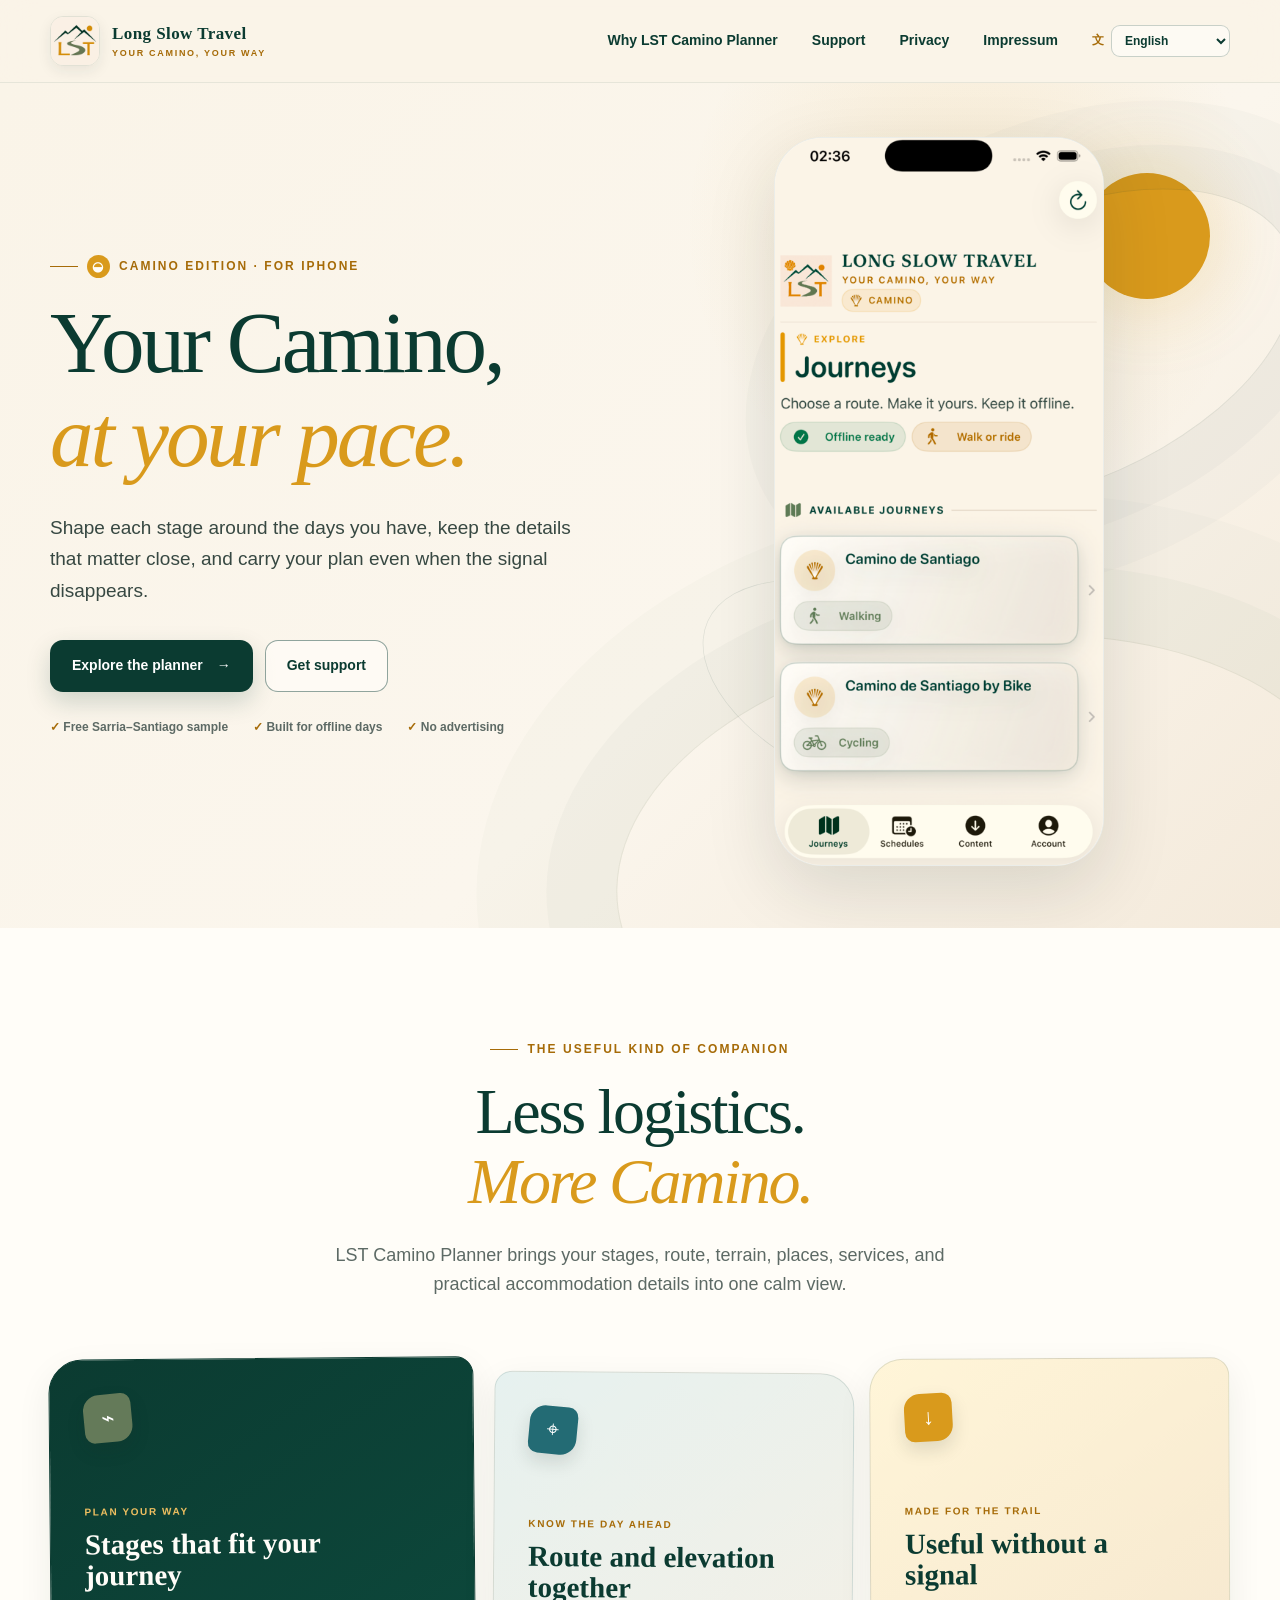
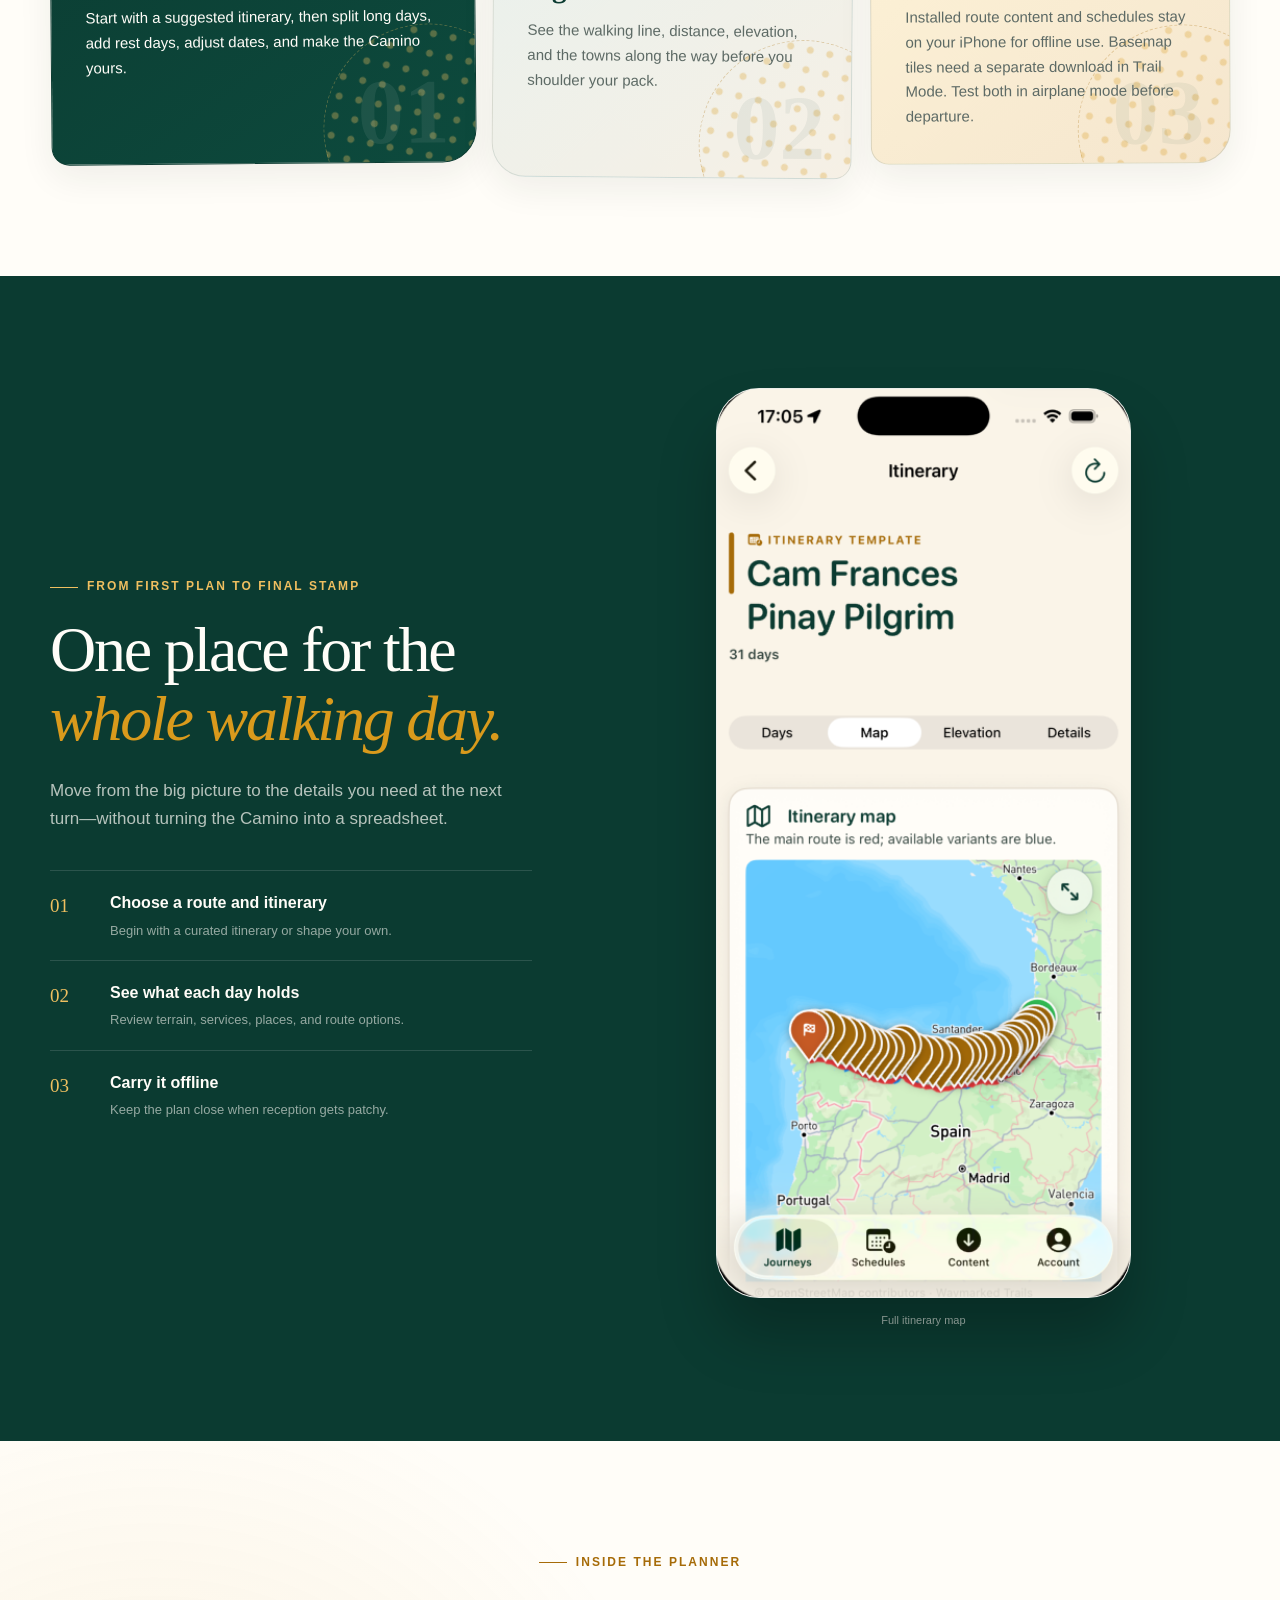
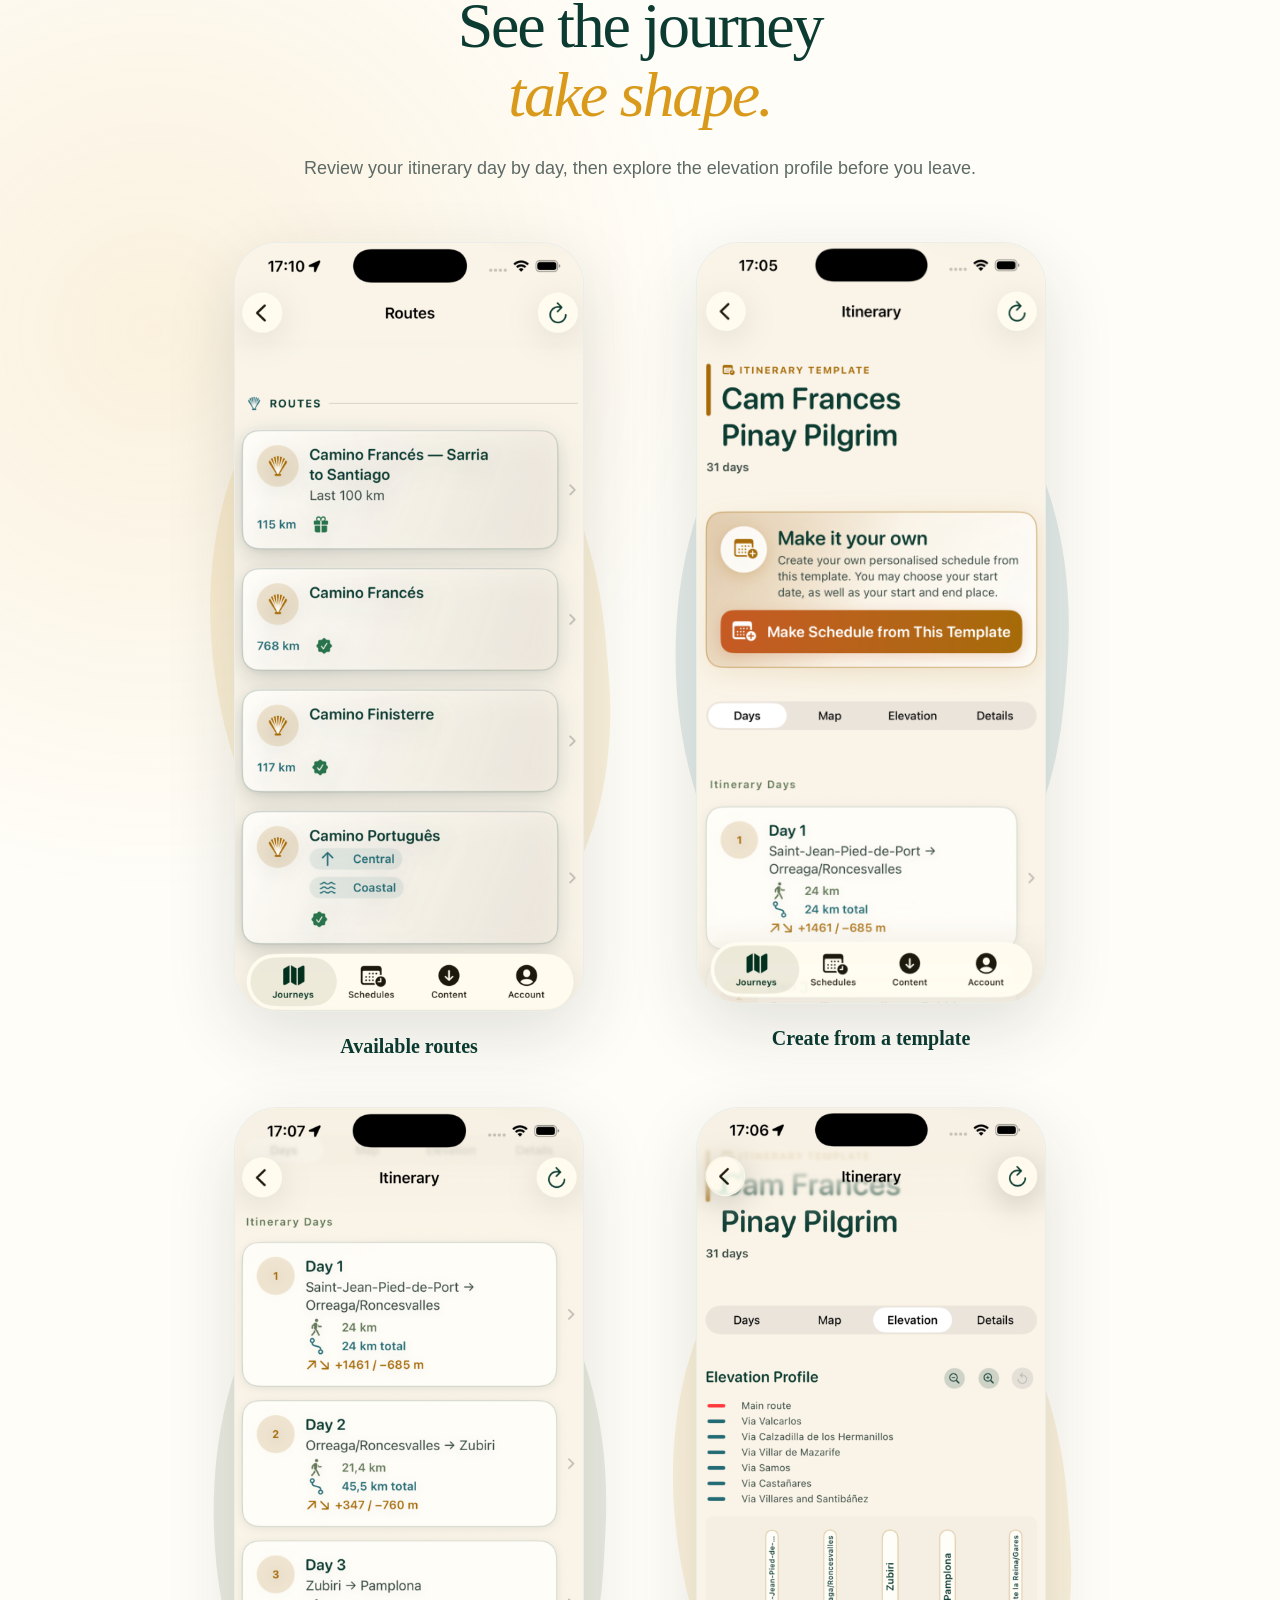
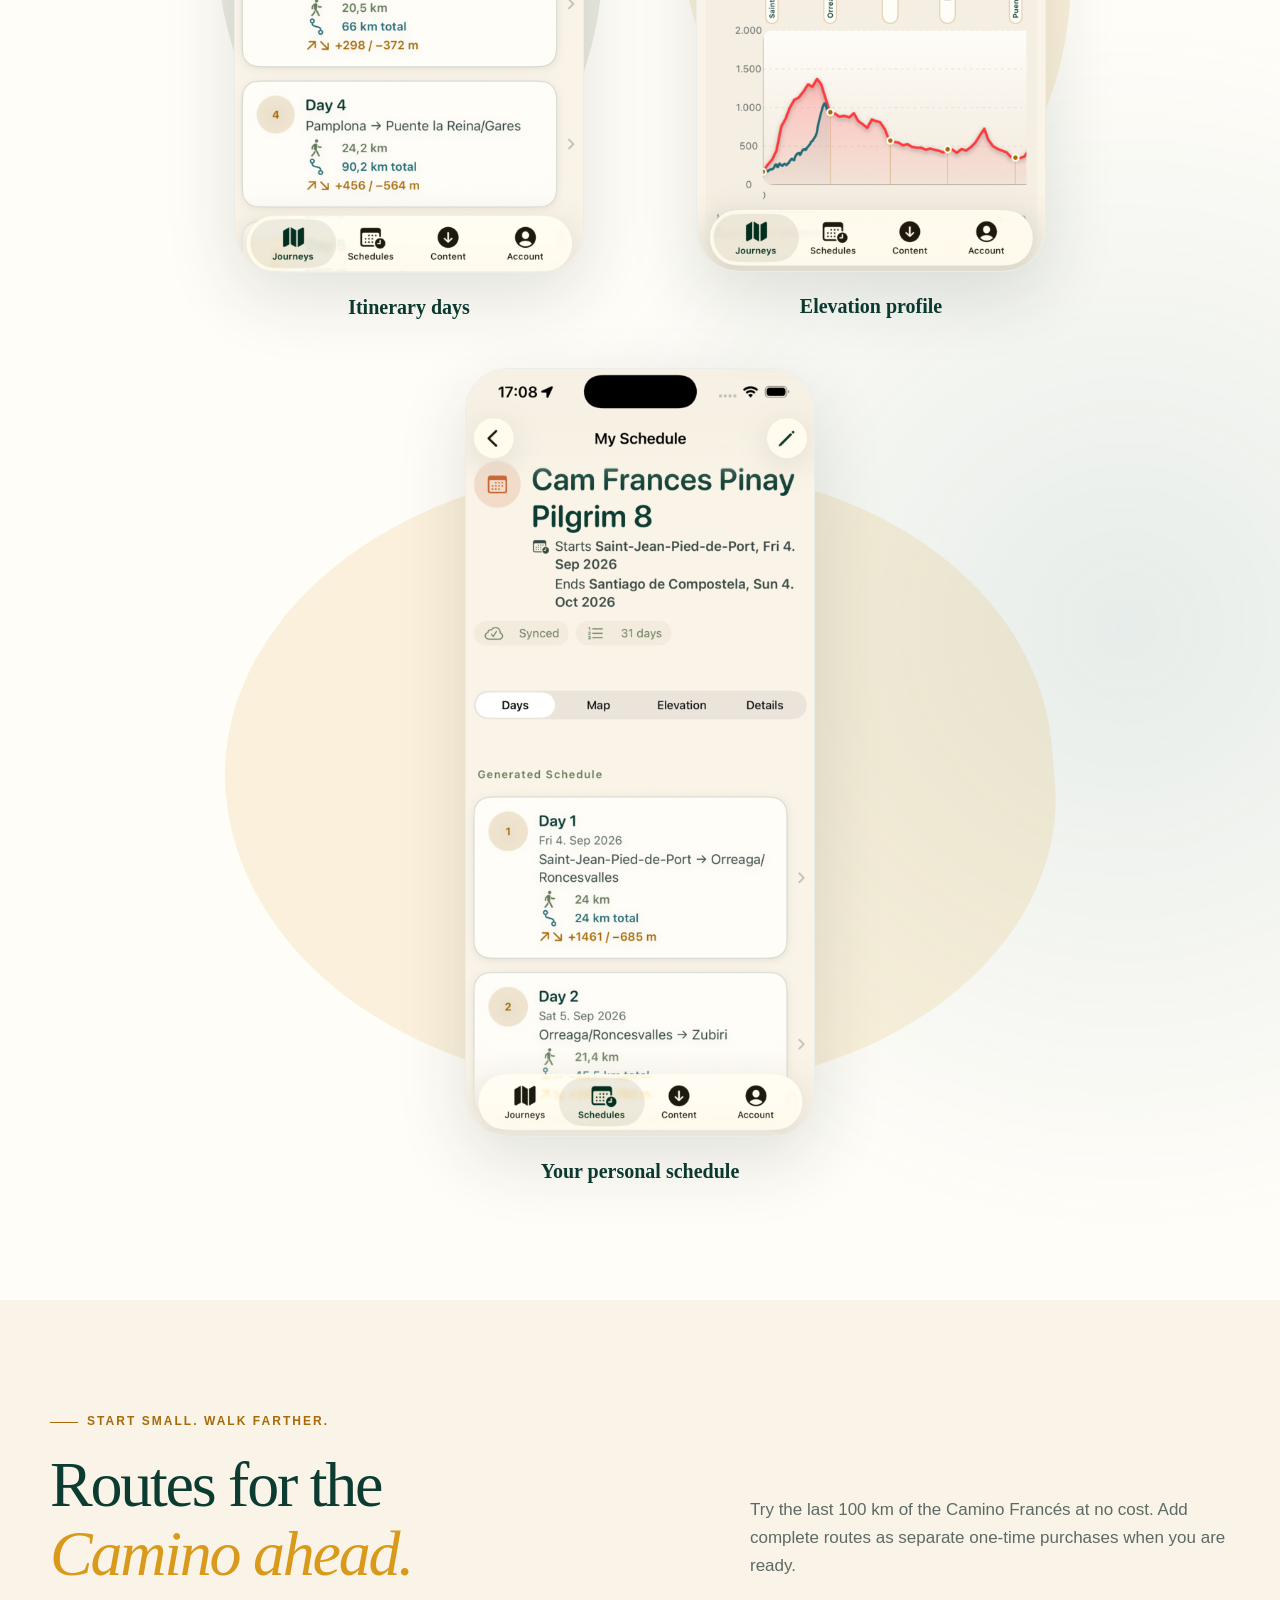
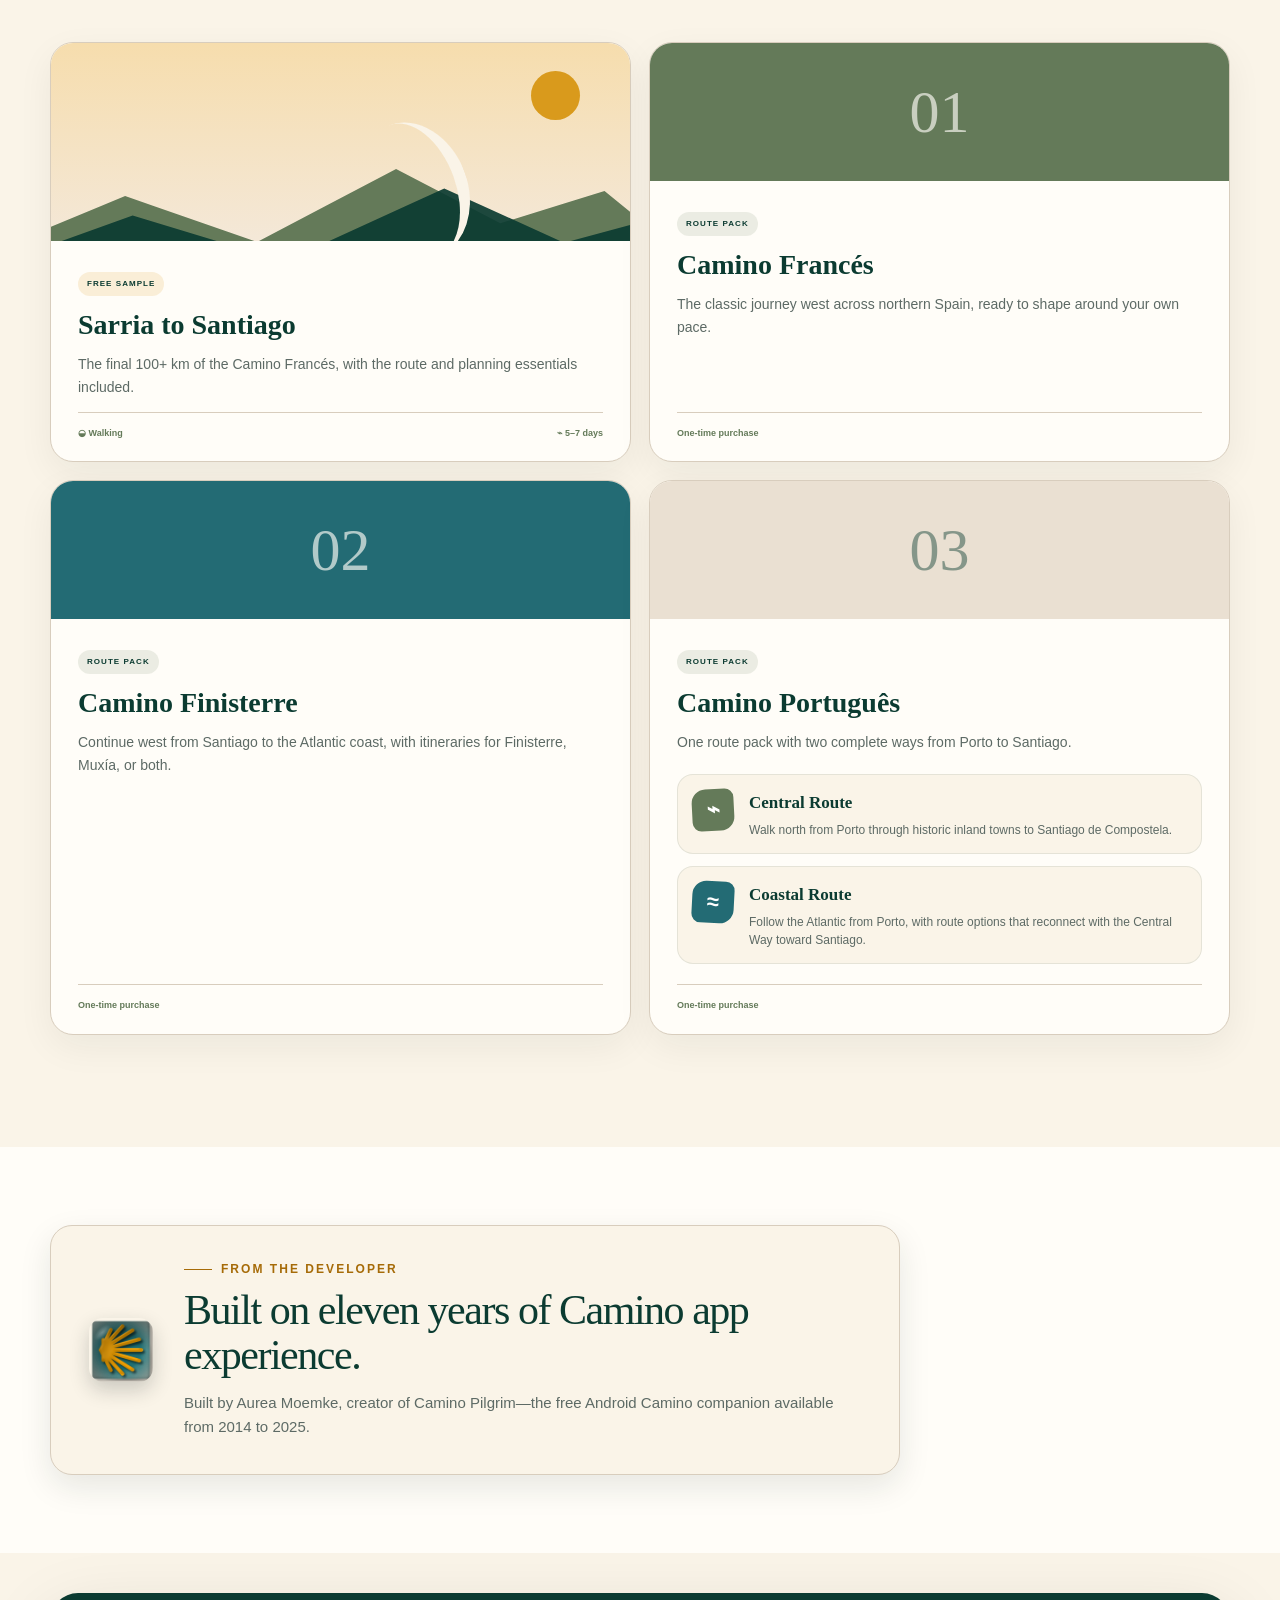
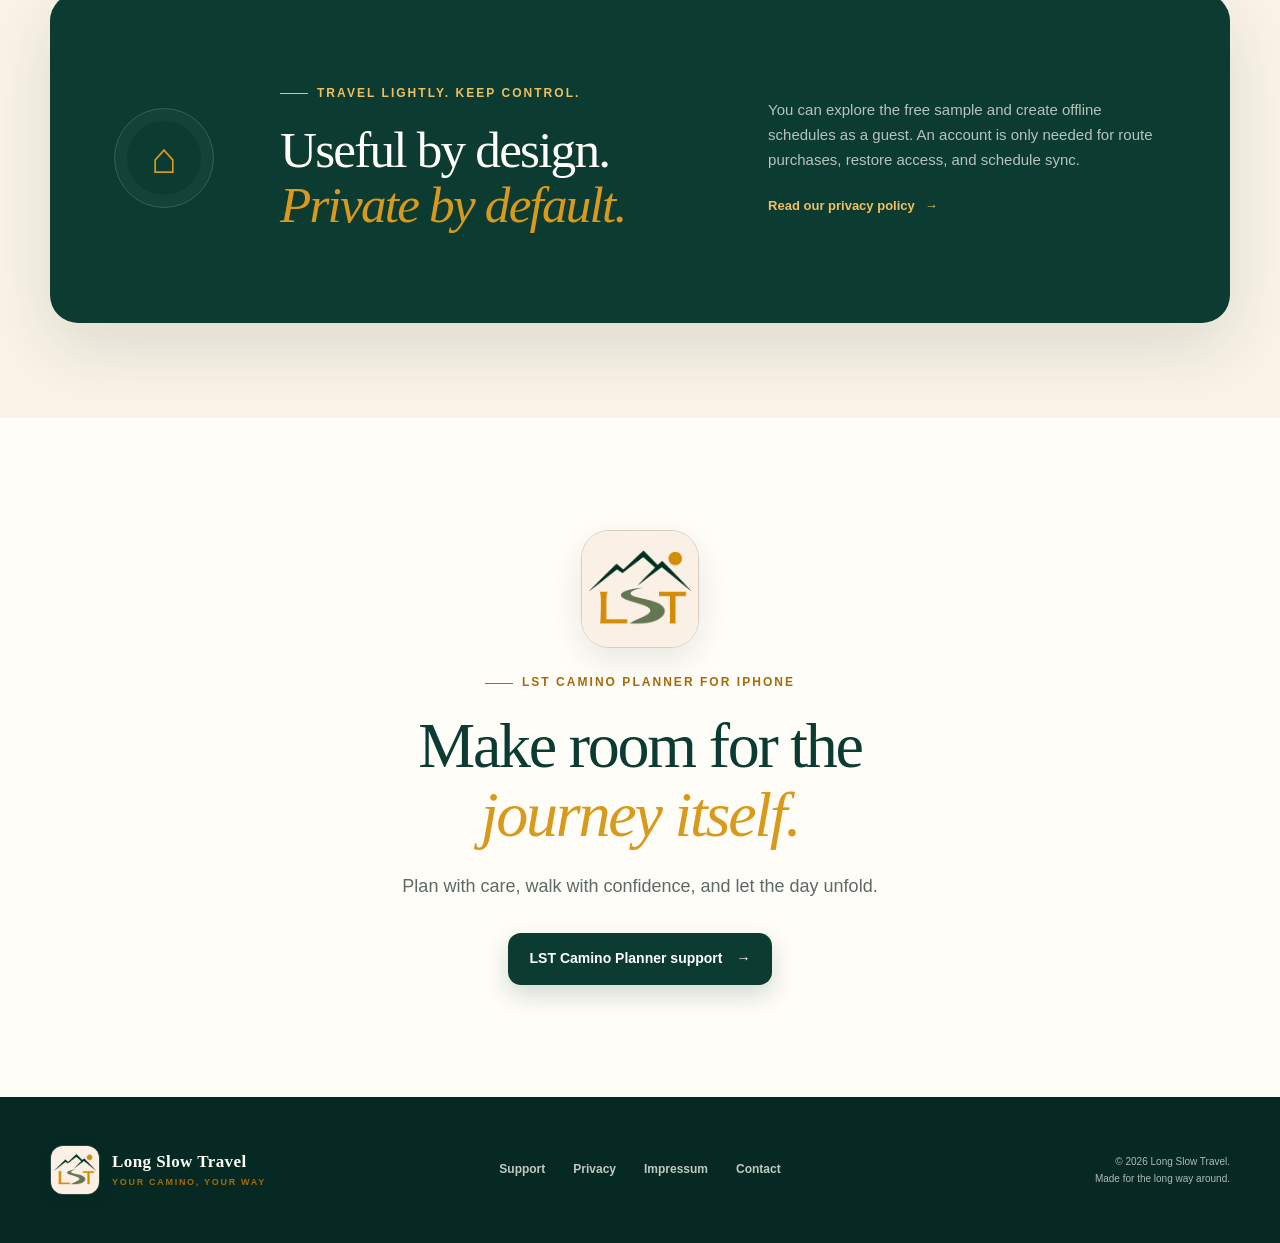
<file: index.html>
<!doctype html>
<html lang="en">
<head>
  <meta charset="utf-8">
  <meta name="viewport" content="width=device-width, initial-scale=1">
  <meta name="theme-color" content="#0B3B31">
  <meta name="description" content="LST Camino Planner by Long Slow Travel helps you shape each stage, keep route details close, and use your plans offline on the Camino.">
  <meta property="og:title" content="LST Camino Planner — Long Slow Travel">
  <meta property="og:description" content="Plan each day. Keep the route close. Walk at your pace.">
  <meta property="og:type" content="website">
  <meta property="og:url" content="https://longslowtravel.com/">
  <meta property="og:image" content="https://longslowtravel.com/assets/long-slow-travel-mark.png">
  <title>LST Camino Planner — Long Slow Travel</title>
  <link rel="canonical" href="https://longslowtravel.com/">
  <link rel="icon" href="assets/long-slow-travel-mark.png">
  <link rel="stylesheet" href="styles.css">
  <script src="script.js" defer></script>
</head>
<body data-page="home">
  <a class="skip-link" href="#main-content">Skip to content</a>

  <header class="site-header">
    <div class="shell header-inner">
      <a class="brand" href="./" aria-label="Long Slow Travel home">
        <img src="assets/long-slow-travel-mark.png" alt="" width="52" height="52">
        <span class="brand-copy">
          <strong>Long Slow Travel</strong>
          <span>Your Camino, Your Way</span>
        </span>
      </a>

      <button class="nav-toggle" type="button" aria-expanded="false" aria-controls="primary-nav">
        <span class="sr-only">Open navigation</span>
        <span></span><span></span><span></span>
      </button>

      <nav id="primary-nav" class="primary-nav" aria-label="Primary navigation">
        <a href="#why">Why LST Camino Planner</a>
        <a href="support/">Support</a>
        <a href="privacy/">Privacy</a>
        <a href="imprint/">Impressum</a>
      </nav>
    </div>
  </header>

  <main id="main-content">
    <section class="hero">
      <div class="shell hero-grid">
        <div class="hero-copy">
          <div class="eyebrow"><span class="shell-symbol" aria-hidden="true">◒</span> Camino edition · for iPhone</div>
          <h1>Your Camino,<br><em>at your pace.</em></h1>
          <p class="hero-lede">Shape each stage around the days you have, keep the details that matter close, and carry your plan even when the signal disappears.</p>
          <div class="hero-actions">
            <a class="button button-primary" href="#why">Explore the planner <span aria-hidden="true">→</span></a>
            <a class="button button-secondary" href="support/">Get support</a>
          </div>
          <ul class="trust-list" aria-label="App highlights">
            <li><span aria-hidden="true">✓</span> Free Sarria–Santiago sample</li>
            <li><span aria-hidden="true">✓</span> Built for offline days</li>
            <li><span aria-hidden="true">✓</span> No advertising</li>
          </ul>
        </div>

        <div class="hero-art" aria-label="The actual LST Camino Planner Journeys screen">
          <div class="hero-sun" aria-hidden="true"></div>
          <div class="contour contour-one" aria-hidden="true"></div>
          <div class="contour contour-two" aria-hidden="true"></div>

          <figure class="journeys-capture">
            <span class="screen-frame"><img src="assets/lst-camino-journeys.png" alt="LST Camino Planner Journeys screen showing offline-ready walking and cycling Camino de Santiago journeys" width="507" height="1053"></span>
            <figcaption>Actual LST Camino Planner Journeys screen</figcaption>
          </figure>
        </div>
      </div>
    </section>

    <section id="why" class="section section-intro">
      <div class="shell">
        <div class="section-heading centered">
          <div class="eyebrow">The useful kind of companion</div>
          <h2>Less logistics.<br><em>More Camino.</em></h2>
          <p>LST Camino Planner brings your stages, route, terrain, places, services, and practical accommodation details into one calm view.</p>
        </div>

        <div class="feature-grid">
          <article class="feature-card featured">
            <div class="feature-icon" aria-hidden="true">⌁</div>
            <p class="card-kicker">Plan your way</p>
            <h3>Stages that fit your journey</h3>
            <p>Start with a suggested itinerary, then split long days, add rest days, adjust dates, and make the Camino yours.</p>
          </article>

          <article class="feature-card">
            <div class="feature-icon sea" aria-hidden="true">⌖</div>
            <p class="card-kicker">Know the day ahead</p>
            <h3>Route and elevation together</h3>
            <p>See the walking line, distance, elevation, and the towns along the way before you shoulder your pack.</p>
          </article>

          <article class="feature-card">
            <div class="feature-icon gold" aria-hidden="true">↓</div>
            <p class="card-kicker">Made for the trail</p>
            <h3>Useful without a signal</h3>
            <p>Installed route content and schedules stay on your iPhone for offline use. Basemap tiles need a separate download in Trail Mode. Test both in airplane mode before departure.</p>
          </article>
        </div>
      </div>
    </section>

    <section class="section route-section">
      <div class="shell route-grid">
        <div class="route-copy">
          <div class="eyebrow light">From first plan to final stamp</div>
          <h2>One place for the<br><em>whole walking day.</em></h2>
          <p>Move from the big picture to the details you need at the next turn—without turning the Camino into a spreadsheet.</p>
          <ul class="route-benefits">
            <li><span>01</span><div><strong>Choose a route and itinerary</strong><p>Begin with a curated itinerary or shape your own.</p></div></li>
            <li><span>02</span><div><strong>See what each day holds</strong><p>Review terrain, services, places, and route options.</p></div></li>
            <li><span>03</span><div><strong>Carry it offline</strong><p>Keep the plan close when reception gets patchy.</p></div></li>
          </ul>
        </div>

        <figure class="route-capture">
          <span class="screen-frame"><img src="assets/lst-camino-itinerary-map.png" alt="LST Camino Planner full itinerary map screen" width="406" height="881"></span>
          <figcaption>Full itinerary map</figcaption>
        </figure>
      </div>
    </section>

    <section class="section screen-showcase">
      <div class="shell">
        <div class="section-heading centered">
          <div class="eyebrow">Inside the planner</div>
          <h2>See the journey<br><em>take shape.</em></h2>
          <p>Review your itinerary day by day, then explore the elevation profile before you leave.</p>
        </div>
        <div class="screen-grid">
          <figure class="screen-shot">
            <span class="screen-frame"><img src="assets/lst-camino-routes.png" alt="LST Camino Planner Routes screen showing Camino Francés, Finisterre, and Português route packs" width="500" height="1087"></span>
            <figcaption>Available routes</figcaption>
          </figure>
          <figure class="screen-shot">
            <span class="screen-frame"><img src="assets/lst-camino-template-create.png" alt="LST Camino Planner itinerary template screen with schedule creation" width="405" height="872"></span>
            <figcaption>Create from a template</figcaption>
          </figure>
          <figure class="screen-shot">
            <span class="screen-frame"><img src="assets/lst-camino-itinerary-days-current.png" alt="LST Camino Planner itinerary days screen" width="502" height="1086"></span>
            <figcaption>Itinerary days</figcaption>
          </figure>
          <figure class="screen-shot">
            <span class="screen-frame"><img src="assets/lst-camino-elevation-profile-current.png" alt="LST Camino Planner elevation profile screen" width="506" height="1092"></span>
            <figcaption>Elevation profile</figcaption>
          </figure>
          <figure class="screen-shot">
            <span class="screen-frame"><img src="assets/lst-camino-my-schedule.png" alt="LST Camino Planner personal schedule screen" width="504" height="1094"></span>
            <figcaption>Your personal schedule</figcaption>
          </figure>
        </div>
      </div>
    </section>

    <section class="section route-library">
      <div class="shell">
        <div class="section-heading split-heading">
          <div><div class="eyebrow">Start small. Walk farther.</div><h2>Routes for the<br><em>Camino ahead.</em></h2></div>
          <p>Try the last 100 km of the Camino Francés at no cost. Add complete routes as separate one-time purchases when you are ready.</p>
        </div>

        <div class="journey-cards">
          <article class="journey-card sample-card">
            <div class="journey-art"><span class="journey-sun"></span><span class="ridge ridge-a"></span><span class="ridge ridge-b"></span><span class="path-line"></span></div>
            <div class="journey-body"><span class="status-badge">FREE SAMPLE</span><h3>Sarria to Santiago</h3><p>The final 100+ km of the Camino Francés, with the route and planning essentials included.</p><div class="journey-meta"><span>◒ Walking</span><span>⌁ 5–7 days</span></div></div>
          </article>
          <article class="journey-card">
            <div class="journey-number">01</div><div class="journey-body"><span class="status-badge muted">ROUTE PACK</span><h3>Camino Francés</h3><p>The classic journey west across northern Spain, ready to shape around your own pace.</p><div class="journey-meta"><span>One-time purchase</span></div></div>
          </article>
          <article class="journey-card">
            <div class="journey-number sea">02</div><div class="journey-body"><span class="status-badge muted">ROUTE PACK</span><h3>Camino Finisterre</h3><p>Continue west from Santiago to the Atlantic coast, with itineraries for Finisterre, Muxía, or both.</p><div class="journey-meta"><span>One-time purchase</span></div></div>
          </article>
          <article class="journey-card portugues-card">
            <div class="journey-number alt">03</div>
            <div class="journey-body">
              <span class="status-badge muted">ROUTE PACK</span>
              <h3>Camino Português</h3>
              <p>One route pack with two complete ways from Porto to Santiago.</p>
              <div class="route-pack-options">
                <div>
                  <span class="route-branch-icon central" aria-hidden="true">⌁</span>
                  <div><strong>Central Route</strong><p>Walk north from Porto through historic inland towns to Santiago de Compostela.</p></div>
                </div>
                <div>
                  <span class="route-branch-icon coastal" aria-hidden="true">≈</span>
                  <div><strong>Coastal Route</strong><p>Follow the Atlantic from Porto, with route options that reconnect with the Central Way toward Santiago.</p></div>
                </div>
              </div>
              <div class="journey-meta"><span>One-time purchase</span></div>
            </div>
          </article>
        </div>
      </div>
    </section>

    <section class="developer-story">
      <div class="shell">
        <div class="developer-story-card">
          <img class="developer-story-icon" src="assets/camino-pilgrim-icon.png" alt="Camino Pilgrim app icon" width="144" height="144">
          <div>
            <div class="eyebrow">From the developer</div>
            <h2>Built on eleven years of Camino app experience.</h2>
            <p>Built by Aurea Moemke, creator of Camino Pilgrim—the free Android Camino companion available from 2014 to 2025.</p>
          </div>
        </div>
      </div>
    </section>

    <section class="section privacy-callout">
      <div class="shell privacy-panel">
        <div class="privacy-mark" aria-hidden="true">⌂</div>
        <div><div class="eyebrow light">Travel lightly. Keep control.</div><h2>Useful by design.<br><em>Private by default.</em></h2></div>
        <div class="privacy-copy"><p>You can explore the free sample and create offline schedules as a guest. An account is only needed for route purchases, restore access, and schedule sync.</p><a class="text-link light-link" href="privacy/">Read our privacy policy <span aria-hidden="true">→</span></a></div>
      </div>
    </section>

    <section class="section final-cta">
      <div class="shell final-cta-inner">
        <img src="assets/long-slow-travel-mark.png" alt="Long Slow Travel mountain and path mark" width="118" height="118">
        <div class="eyebrow">LST Camino Planner for iPhone</div>
        <h2>Make room for the<br><em>journey itself.</em></h2>
        <p>Plan with care, walk with confidence, and let the day unfold.</p>
        <a class="button button-primary" href="support/">LST Camino Planner support <span aria-hidden="true">→</span></a>
      </div>
    </section>
  </main>

  <footer class="site-footer">
    <div class="shell footer-grid">
      <a class="brand footer-brand" href="./" aria-label="Long Slow Travel home">
        <img src="assets/long-slow-travel-mark.png" alt="" width="48" height="48">
        <span class="brand-copy"><strong>Long Slow Travel</strong><span>Your Camino, Your Way</span></span>
      </a>
      <nav aria-label="Footer navigation"><a href="support/">Support</a><a href="privacy/">Privacy</a><a href="imprint/">Impressum</a><a href="mailto:support@longslowtravel.com">Contact</a></nav>
      <p>© <span data-current-year>2026</span> Long Slow Travel.<br>Made for the long way around.</p>
    </div>
  </footer>
</body>
</html>
</file>
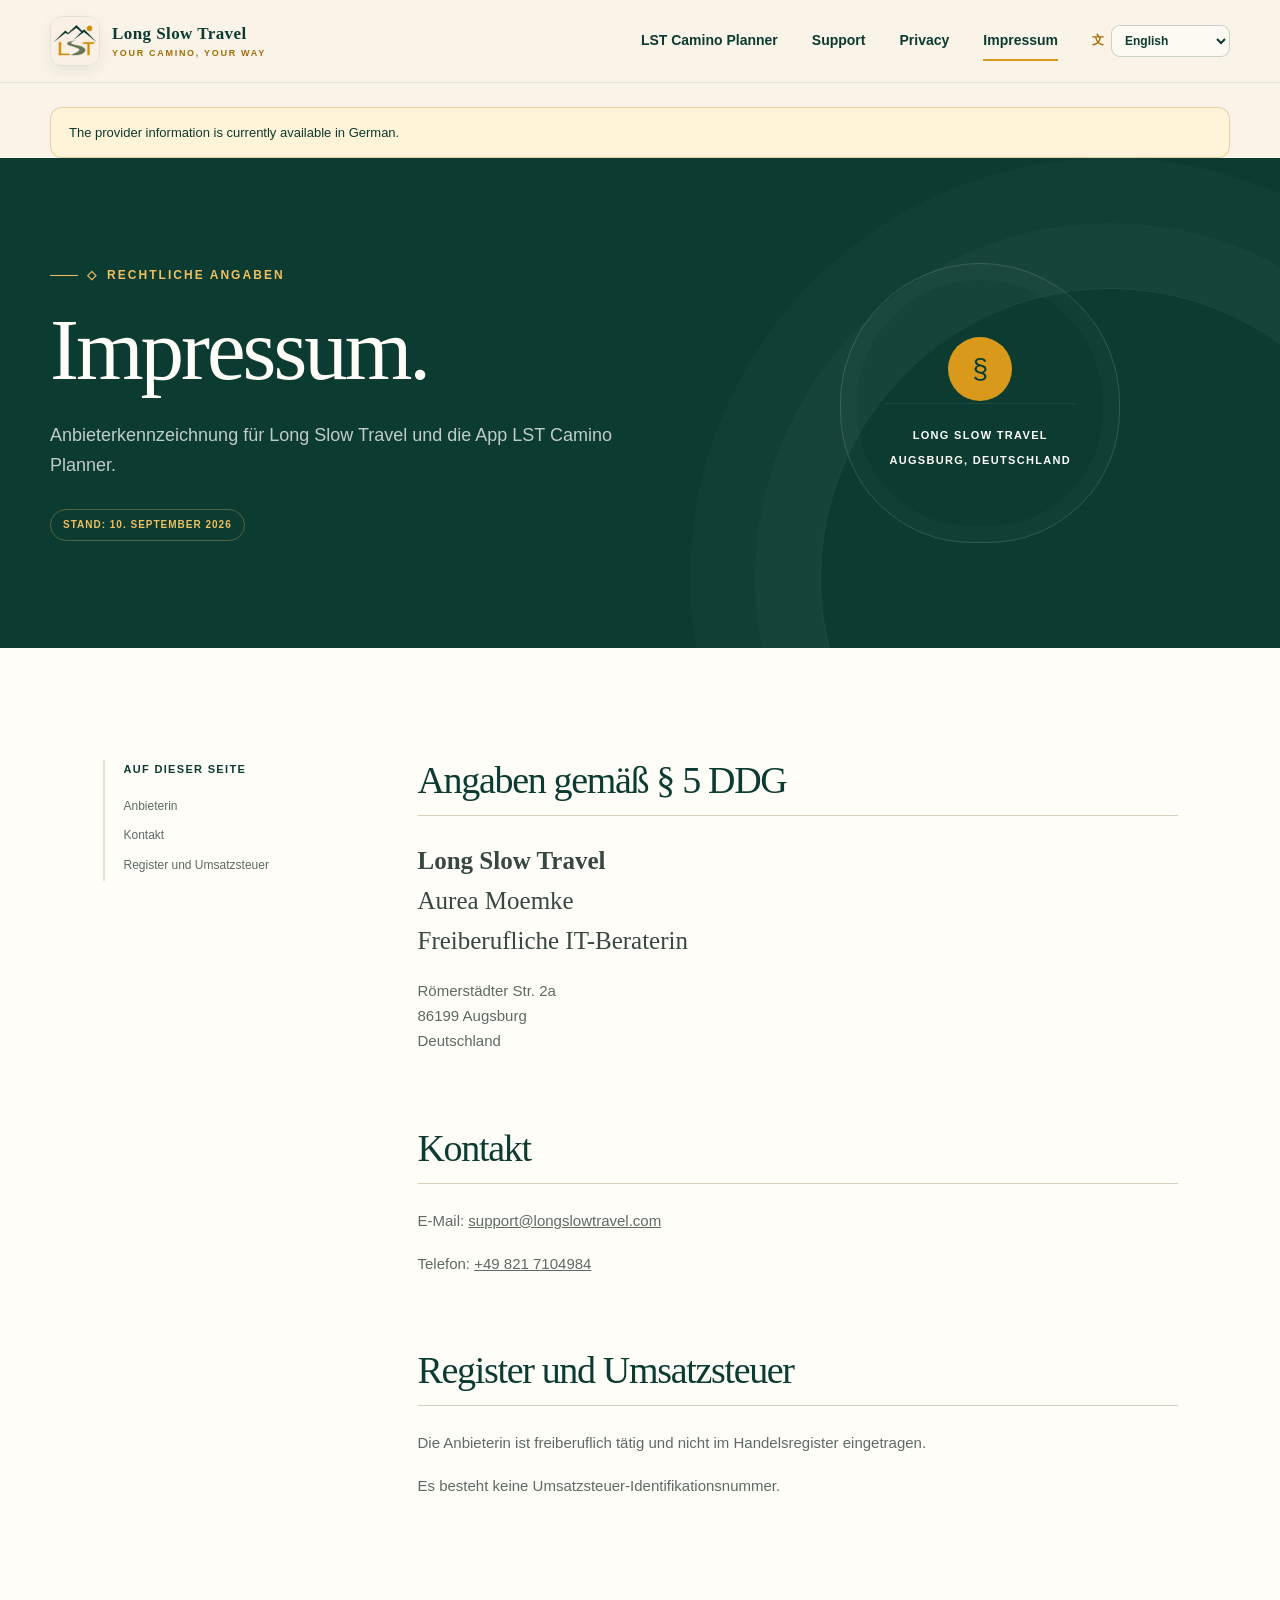
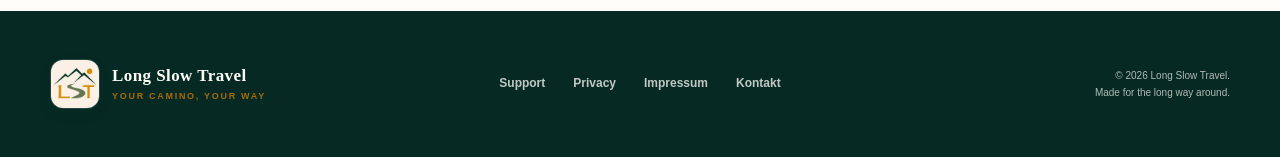
<file: imprint/index.html>
<!doctype html>
<html lang="de">
<head>
  <meta charset="utf-8">
  <meta name="viewport" content="width=device-width, initial-scale=1">
  <meta name="theme-color" content="#0B3B31">
  <meta name="description" content="Impressum und Anbieterkennzeichnung für Long Slow Travel und LST Camino Planner.">
  <title>Impressum — Long Slow Travel</title>
  <link rel="canonical" href="https://longslowtravel.com/imprint/">
  <link rel="icon" href="../assets/long-slow-travel-mark.png">
  <link rel="stylesheet" href="../styles.css">
  <script src="../script.js" defer></script>
</head>
<body data-page="imprint" data-source-language="de">
  <a class="skip-link" href="#main-content">Zum Inhalt springen</a>
  <header class="site-header">
    <div class="shell header-inner">
      <a class="brand" href="../" aria-label="Long Slow Travel Startseite"><img src="../assets/long-slow-travel-mark.png" alt="" width="52" height="52"><span class="brand-copy"><strong>Long Slow Travel</strong><span>Your Camino, Your Way</span></span></a>
      <button class="nav-toggle" type="button" aria-expanded="false" aria-controls="primary-nav"><span class="sr-only">Navigation öffnen</span><span></span><span></span><span></span></button>
      <nav id="primary-nav" class="primary-nav" aria-label="Hauptnavigation"><a href="../">LST Camino Planner</a><a href="../support/">Support</a><a href="../privacy/">Privacy</a><a href="./" aria-current="page">Impressum</a></nav>
    </div>
  </header>

  <main id="main-content">
    <div class="language-notice shell" data-language-notice hidden></div>
    <section class="page-hero privacy-hero" data-no-translate lang="de">
      <div class="shell page-hero-grid">
        <div><div class="eyebrow light"><span aria-hidden="true">◇</span> Rechtliche Angaben</div><h1>Impressum.</h1><p>Anbieterkennzeichnung für Long Slow Travel und die App LST Camino Planner.</p><span class="policy-date">Stand: 10. September 2026</span></div>
        <div class="privacy-crest" aria-hidden="true"><span>§</span><i></i><b>Long Slow Travel</b><b>Augsburg, Deutschland</b></div>
      </div>
    </section>

    <section class="section policy-section" data-no-translate lang="de">
      <div class="shell policy-layout">
        <aside class="policy-nav" aria-label="Inhalt des Impressums">
          <strong>Auf dieser Seite</strong>
          <a href="#anbieter">Anbieterin</a><a href="#kontakt">Kontakt</a><a href="#register">Register und Umsatzsteuer</a>
        </aside>

        <article class="policy-content">
          <section id="anbieter">
            <h2>Angaben gemäß § 5 DDG</h2>
            <p class="policy-lede"><strong>Long Slow Travel</strong><br>Aurea Moemke<br>Freiberufliche IT-Beraterin</p>
            <p>Römerstädter Str. 2a<br>86199 Augsburg<br>Deutschland</p>
          </section>

          <section id="kontakt">
            <h2>Kontakt</h2>
            <p>E-Mail: <a href="mailto:support@longslowtravel.com">support@longslowtravel.com</a></p>
            <p>Telefon: <a href="tel:+498217104984">+49 821 7104984</a></p>
          </section>

          <section id="register">
            <h2>Register und Umsatzsteuer</h2>
            <p>Die Anbieterin ist freiberuflich tätig und nicht im Handelsregister eingetragen.</p>
            <p>Es besteht keine Umsatzsteuer-Identifikationsnummer.</p>
          </section>
        </article>
      </div>
    </section>
  </main>

  <footer class="site-footer">
    <div class="shell footer-grid">
      <a class="brand footer-brand" href="../" aria-label="Long Slow Travel Startseite"><img src="../assets/long-slow-travel-mark.png" alt="" width="48" height="48"><span class="brand-copy"><strong>Long Slow Travel</strong><span>Your Camino, Your Way</span></span></a>
      <nav aria-label="Seitennavigation"><a href="../support/">Support</a><a href="../privacy/">Privacy</a><a href="./">Impressum</a><a href="mailto:support@longslowtravel.com">Kontakt</a></nav>
      <p>© <span data-current-year>2026</span> Long Slow Travel.<br>Made for the long way around.</p>
    </div>
  </footer>
</body>
</html>
</file>
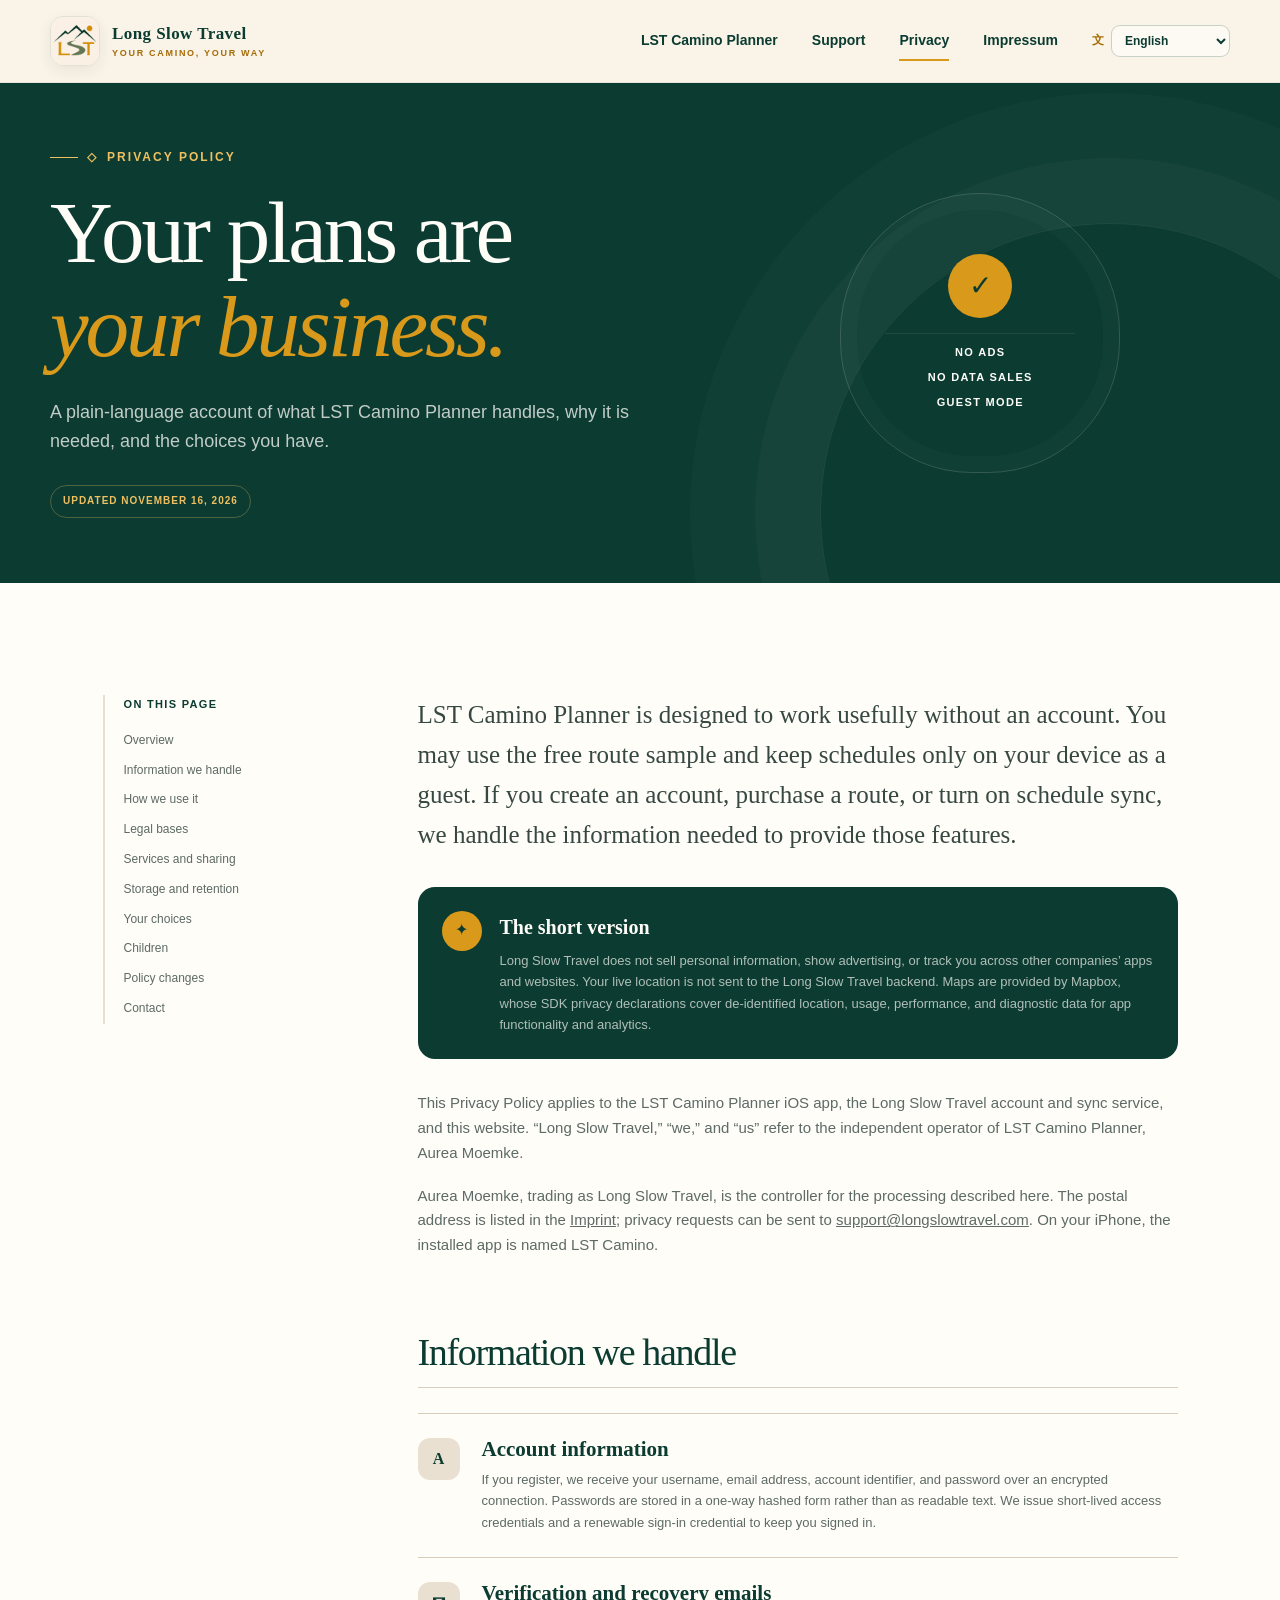
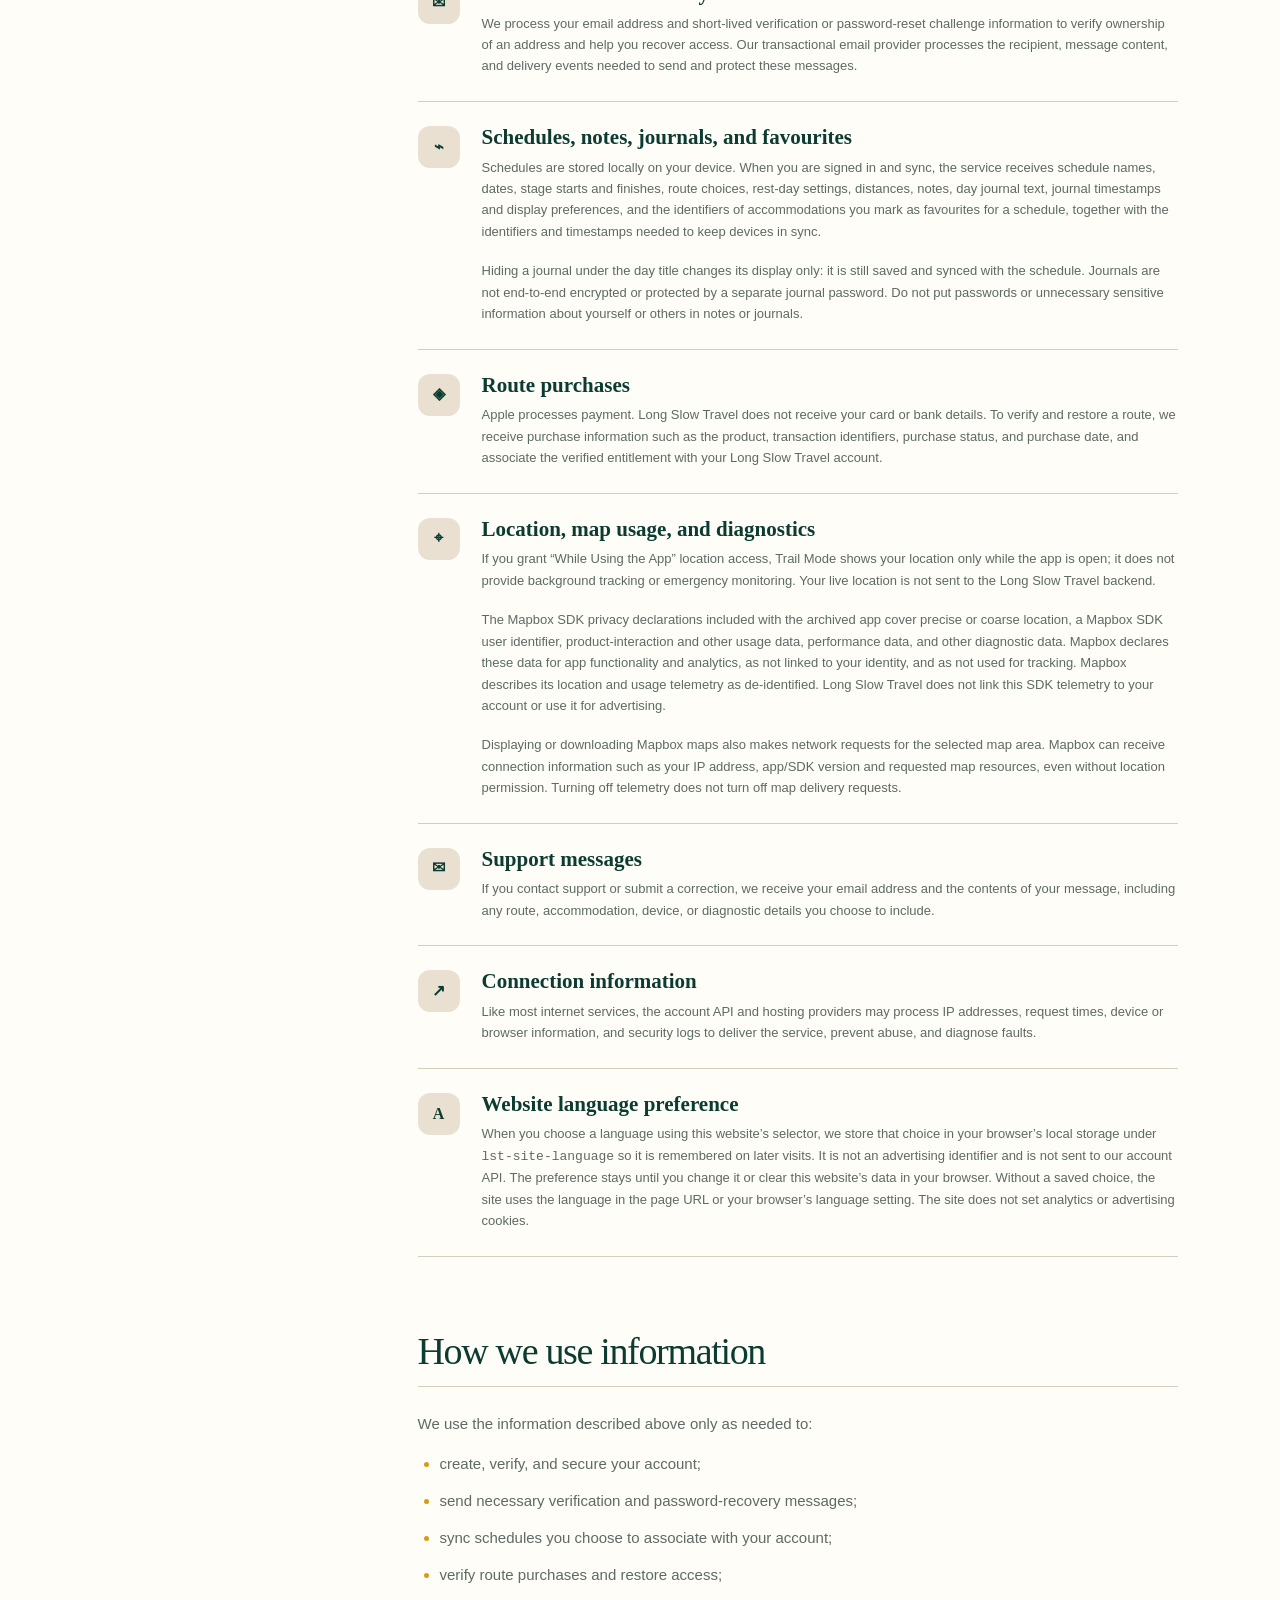
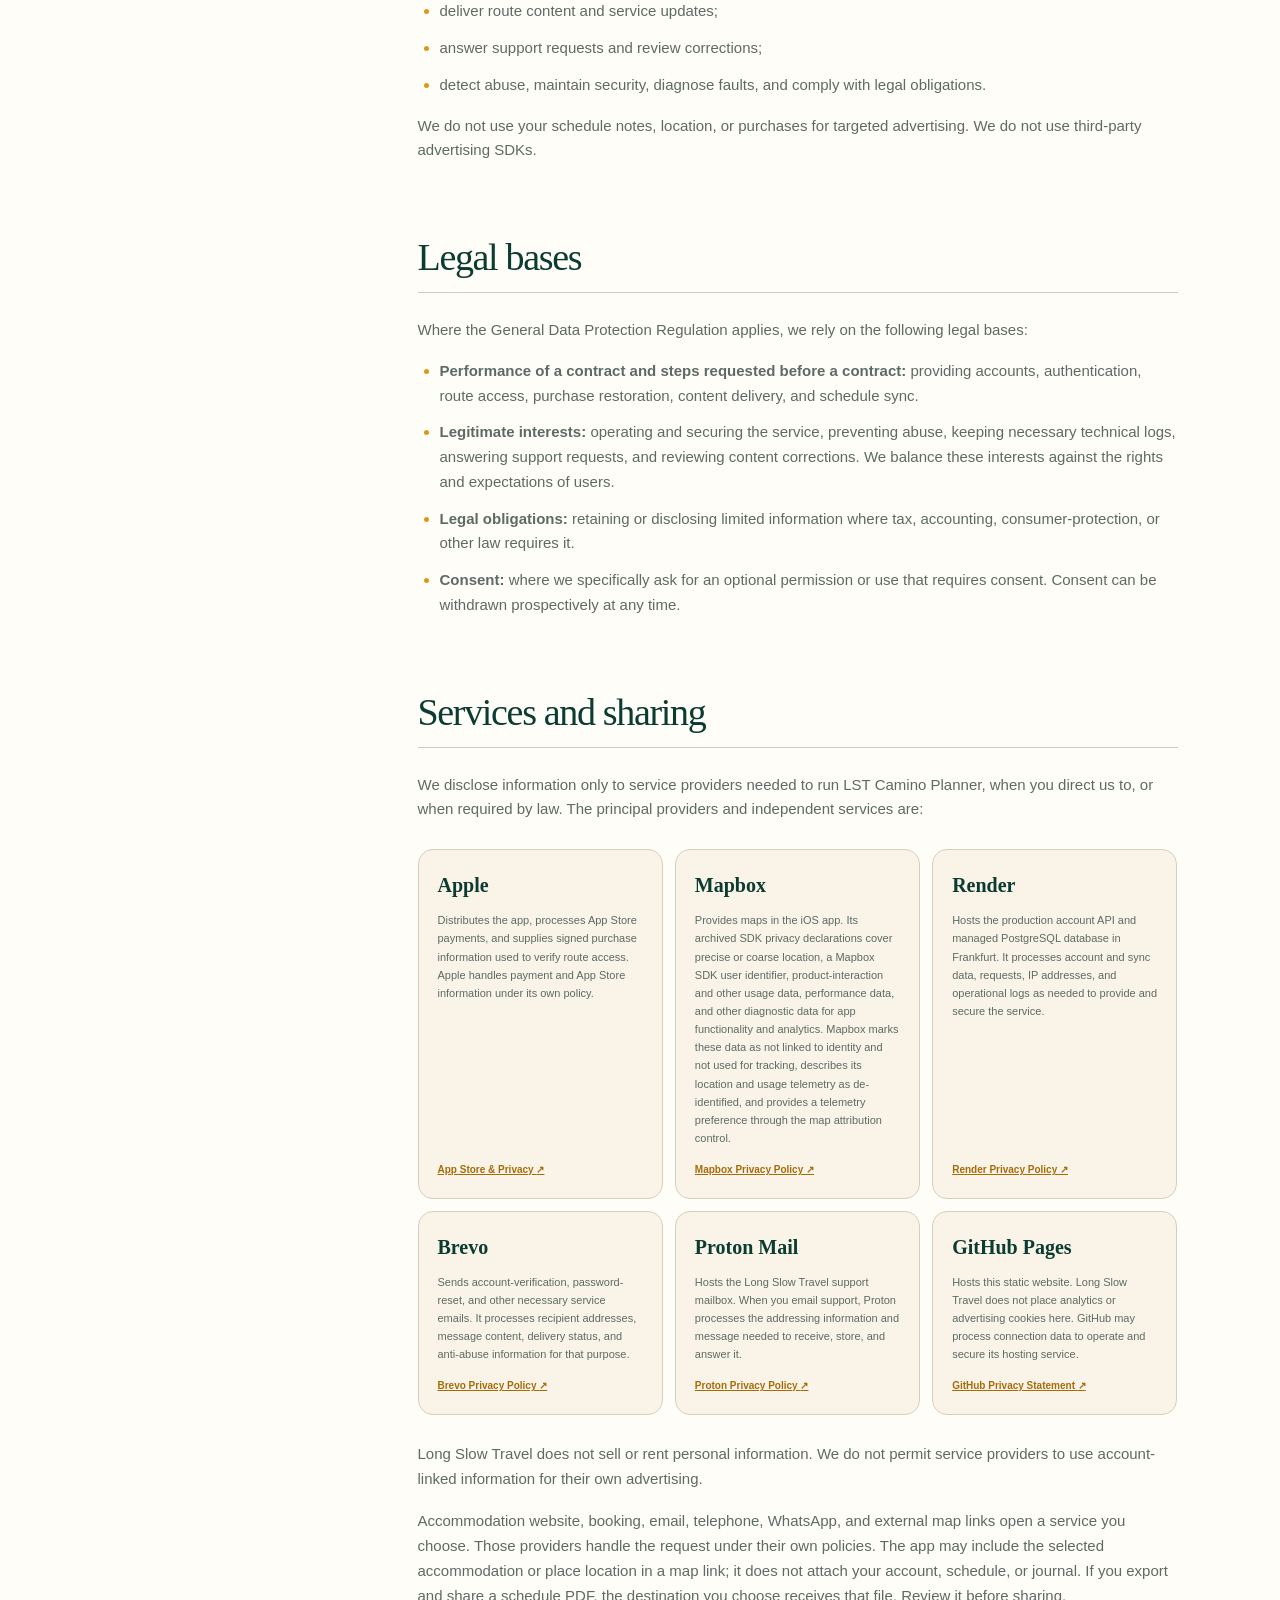
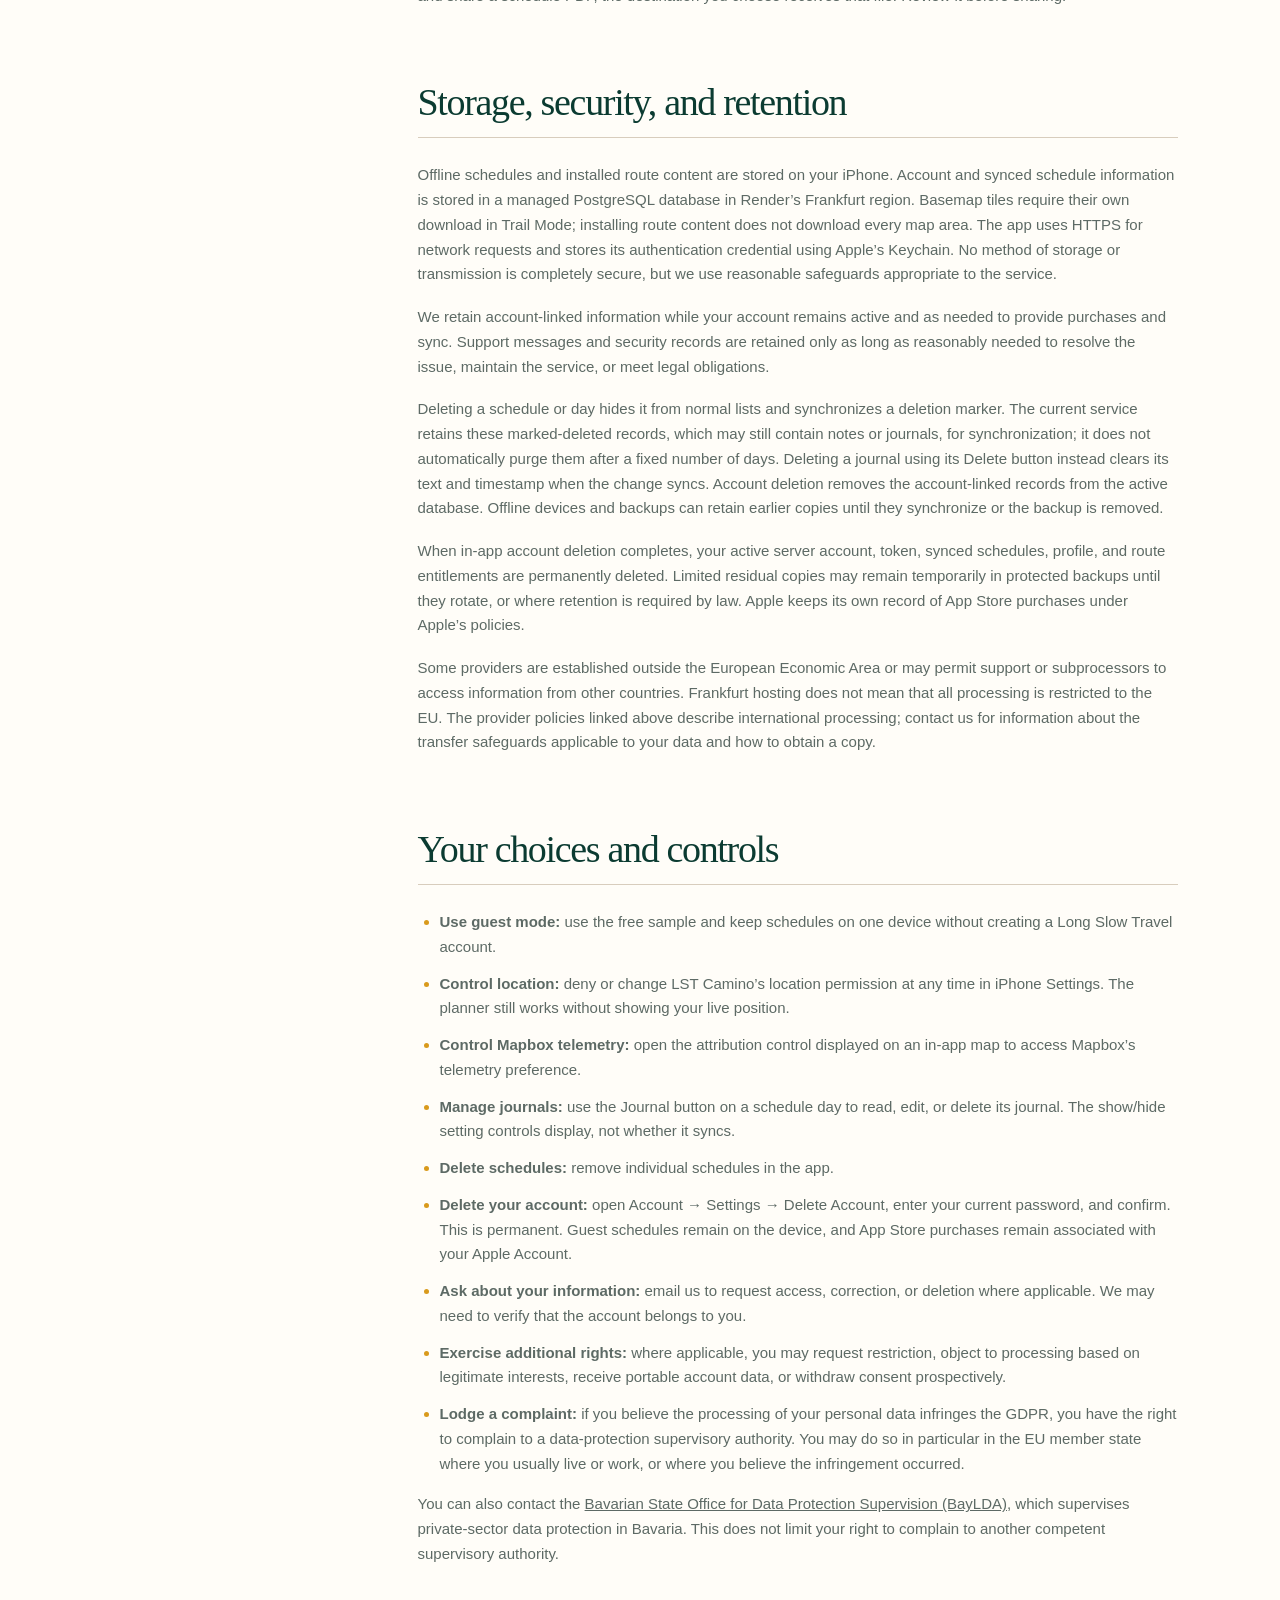
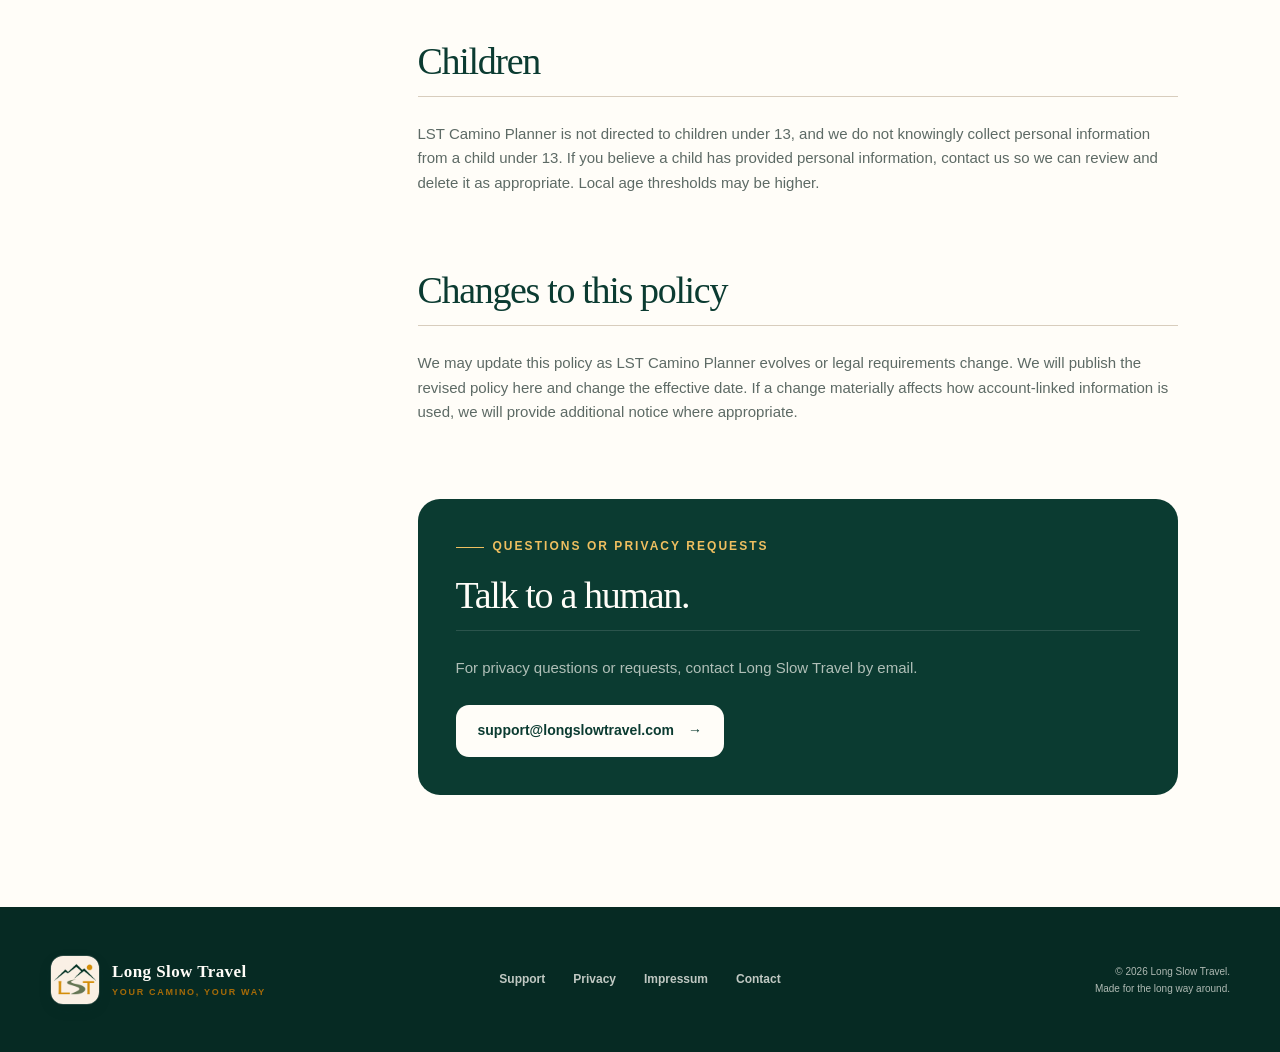
<file: privacy/index.html>
<!doctype html>
<html lang="en">
<head>
  <meta charset="utf-8">
  <meta name="viewport" content="width=device-width, initial-scale=1">
  <meta name="theme-color" content="#0B3B31">
  <meta name="description" content="Privacy policy for LST Camino Planner by Long Slow Travel.">
  <title>Privacy — LST Camino Planner</title>
  <link rel="canonical" href="https://longslowtravel.com/privacy/">
  <link rel="icon" href="../assets/long-slow-travel-mark.png">
  <link rel="stylesheet" href="../styles.css">
  <script src="../script.js" defer></script>
</head>
<body data-page="privacy" data-source-language="en">
  <a class="skip-link" href="#main-content">Skip to content</a>
  <header class="site-header">
    <div class="shell header-inner">
      <a class="brand" href="../" aria-label="Long Slow Travel home"><img src="../assets/long-slow-travel-mark.png" alt="" width="52" height="52"><span class="brand-copy"><strong>Long Slow Travel</strong><span>Your Camino, Your Way</span></span></a>
      <button class="nav-toggle" type="button" aria-expanded="false" aria-controls="primary-nav"><span class="sr-only">Open navigation</span><span></span><span></span><span></span></button>
      <nav id="primary-nav" class="primary-nav" aria-label="Primary navigation"><a href="../">LST Camino Planner</a><a href="../support/">Support</a><a href="./" aria-current="page">Privacy</a><a href="../imprint/">Impressum</a></nav>
    </div>
  </header>

  <main id="main-content">
    <div class="language-notice shell" data-language-notice hidden></div>
    <section class="page-hero privacy-hero" data-no-translate lang="en">
      <div class="shell page-hero-grid">
        <div><div class="eyebrow light"><span aria-hidden="true">◇</span> Privacy policy</div><h1>Your plans are<br><em>your business.</em></h1><p>A plain-language account of what LST Camino Planner handles, why it is needed, and the choices you have.</p><span class="policy-date">Updated November 16, 2026</span></div>
        <div class="privacy-crest" aria-hidden="true"><span>✓</span><i></i><b>No ads</b><b>No data sales</b><b>Guest mode</b></div>
      </div>
    </section>

    <section class="section policy-section" data-no-translate lang="en">
      <div class="shell policy-layout">
        <aside class="policy-nav" aria-label="Privacy policy contents">
          <strong>On this page</strong>
          <a href="#overview">Overview</a><a href="#data">Information we handle</a><a href="#use">How we use it</a><a href="#legal-bases">Legal bases</a><a href="#sharing">Services and sharing</a><a href="#retention">Storage and retention</a><a href="#choices">Your choices</a><a href="#children">Children</a><a href="#changes">Policy changes</a><a href="#contact">Contact</a>
        </aside>

        <article class="policy-content">
          <section id="overview">
            <p class="policy-lede">LST Camino Planner is designed to work usefully without an account. You may use the free route sample and keep schedules only on your device as a guest. If you create an account, purchase a route, or turn on schedule sync, we handle the information needed to provide those features.</p>
            <div class="plain-summary"><span aria-hidden="true">✦</span><div><strong>The short version</strong><p>Long Slow Travel does not sell personal information, show advertising, or track you across other companies’ apps and websites. Your live location is not sent to the Long Slow Travel backend. Maps are provided by Mapbox, whose SDK privacy declarations cover de-identified location, usage, performance, and diagnostic data for app functionality and analytics.</p></div></div>
            <p>This Privacy Policy applies to the LST Camino Planner iOS app, the Long Slow Travel account and sync service, and this website. “Long Slow Travel,” “we,” and “us” refer to the independent operator of LST Camino Planner, Aurea Moemke.</p>
            <p>Aurea Moemke, trading as Long Slow Travel, is the controller for the processing described here. The postal address is listed in the <a href="../imprint/#anbieter">Imprint</a>; privacy requests can be sent to <a href="mailto:support@longslowtravel.com">support@longslowtravel.com</a>. On your iPhone, the installed app is named LST Camino.</p>
          </section>

          <section id="data">
            <h2>Information we handle</h2>
            <div class="data-list">
              <div><span class="data-icon">A</span><div><h3>Account information</h3><p>If you register, we receive your username, email address, account identifier, and password over an encrypted connection. Passwords are stored in a one-way hashed form rather than as readable text. We issue short-lived access credentials and a renewable sign-in credential to keep you signed in.</p></div></div>
              <div><span class="data-icon">✉</span><div><h3>Verification and recovery emails</h3><p>We process your email address and short-lived verification or password-reset challenge information to verify ownership of an address and help you recover access. Our transactional email provider processes the recipient, message content, and delivery events needed to send and protect these messages.</p></div></div>
              <div><span class="data-icon">⌁</span><div><h3>Schedules, notes, journals, and favourites</h3><p>Schedules are stored locally on your device. When you are signed in and sync, the service receives schedule names, dates, stage starts and finishes, route choices, rest-day settings, distances, notes, day journal text, journal timestamps and display preferences, and the identifiers of accommodations you mark as favourites for a schedule, together with the identifiers and timestamps needed to keep devices in sync.</p><p>Hiding a journal under the day title changes its display only: it is still saved and synced with the schedule. Journals are not end-to-end encrypted or protected by a separate journal password. Do not put passwords or unnecessary sensitive information about yourself or others in notes or journals.</p></div></div>
              <div><span class="data-icon">◈</span><div><h3>Route purchases</h3><p>Apple processes payment. Long Slow Travel does not receive your card or bank details. To verify and restore a route, we receive purchase information such as the product, transaction identifiers, purchase status, and purchase date, and associate the verified entitlement with your Long Slow Travel account.</p></div></div>
              <div><span class="data-icon">⌖</span><div><h3>Location, map usage, and diagnostics</h3><p>If you grant “While Using the App” location access, Trail Mode shows your location only while the app is open; it does not provide background tracking or emergency monitoring. Your live location is not sent to the Long Slow Travel backend.</p><p>The Mapbox SDK privacy declarations included with the archived app cover precise or coarse location, a Mapbox SDK user identifier, product-interaction and other usage data, performance data, and other diagnostic data. Mapbox declares these data for app functionality and analytics, as not linked to your identity, and as not used for tracking. Mapbox describes its location and usage telemetry as de-identified. Long Slow Travel does not link this SDK telemetry to your account or use it for advertising.</p><p>Displaying or downloading Mapbox maps also makes network requests for the selected map area. Mapbox can receive connection information such as your IP address, app/SDK version and requested map resources, even without location permission. Turning off telemetry does not turn off map delivery requests.</p></div></div>
              <div><span class="data-icon">✉</span><div><h3>Support messages</h3><p>If you contact support or submit a correction, we receive your email address and the contents of your message, including any route, accommodation, device, or diagnostic details you choose to include.</p></div></div>
              <div><span class="data-icon">↗</span><div><h3>Connection information</h3><p>Like most internet services, the account API and hosting providers may process IP addresses, request times, device or browser information, and security logs to deliver the service, prevent abuse, and diagnose faults.</p></div></div>
              <div><span class="data-icon">A</span><div><h3>Website language preference</h3><p>When you choose a language using this website’s selector, we store that choice in your browser’s local storage under <code>lst-site-language</code> so it is remembered on later visits. It is not an advertising identifier and is not sent to our account API. The preference stays until you change it or clear this website’s data in your browser. Without a saved choice, the site uses the language in the page URL or your browser’s language setting. The site does not set analytics or advertising cookies.</p></div></div>
            </div>
          </section>

          <section id="use">
            <h2>How we use information</h2>
            <p>We use the information described above only as needed to:</p>
            <ul><li>create, verify, and secure your account;</li><li>send necessary verification and password-recovery messages;</li><li>sync schedules you choose to associate with your account;</li><li>verify route purchases and restore access;</li><li>deliver route content and service updates;</li><li>answer support requests and review corrections;</li><li>detect abuse, maintain security, diagnose faults, and comply with legal obligations.</li></ul>
            <p>We do not use your schedule notes, location, or purchases for targeted advertising. We do not use third-party advertising SDKs.</p>
          </section>

          <section id="legal-bases">
            <h2>Legal bases</h2>
            <p>Where the General Data Protection Regulation applies, we rely on the following legal bases:</p>
            <ul>
              <li><strong>Performance of a contract and steps requested before a contract:</strong> providing accounts, authentication, route access, purchase restoration, content delivery, and schedule sync.</li>
              <li><strong>Legitimate interests:</strong> operating and securing the service, preventing abuse, keeping necessary technical logs, answering support requests, and reviewing content corrections. We balance these interests against the rights and expectations of users.</li>
              <li><strong>Legal obligations:</strong> retaining or disclosing limited information where tax, accounting, consumer-protection, or other law requires it.</li>
              <li><strong>Consent:</strong> where we specifically ask for an optional permission or use that requires consent. Consent can be withdrawn prospectively at any time.</li>
            </ul>
          </section>

          <section id="sharing">
            <h2>Services and sharing</h2>
            <p>We disclose information only to service providers needed to run LST Camino Planner, when you direct us to, or when required by law. The principal providers and independent services are:</p>
            <div class="service-cards">
              <div><strong>Apple</strong><p>Distributes the app, processes App Store payments, and supplies signed purchase information used to verify route access. Apple handles payment and App Store information under its own policy.</p><a href="https://www.apple.com/legal/privacy/data/en/appstore/" target="_blank" rel="noopener noreferrer">App Store &amp; Privacy <span aria-hidden="true">↗</span></a></div>
              <div><strong>Mapbox</strong><p>Provides maps in the iOS app. Its archived SDK privacy declarations cover precise or coarse location, a Mapbox SDK user identifier, product-interaction and other usage data, performance data, and other diagnostic data for app functionality and analytics. Mapbox marks these data as not linked to identity and not used for tracking, describes its location and usage telemetry as de-identified, and provides a telemetry preference through the map attribution control.</p><a href="https://www.mapbox.com/legal/privacy" target="_blank" rel="noopener noreferrer">Mapbox Privacy Policy <span aria-hidden="true">↗</span></a></div>
              <div><strong>Render</strong><p>Hosts the production account API and managed PostgreSQL database in Frankfurt. It processes account and sync data, requests, IP addresses, and operational logs as needed to provide and secure the service.</p><a href="https://render.com/privacy" target="_blank" rel="noopener noreferrer">Render Privacy Policy <span aria-hidden="true">↗</span></a></div>
              <div><strong>Brevo</strong><p>Sends account-verification, password-reset, and other necessary service emails. It processes recipient addresses, message content, delivery status, and anti-abuse information for that purpose.</p><a href="https://www.brevo.com/legal/privacypolicy/" target="_blank" rel="noopener noreferrer">Brevo Privacy Policy <span aria-hidden="true">↗</span></a></div>
              <div><strong>Proton Mail</strong><p>Hosts the Long Slow Travel support mailbox. When you email support, Proton processes the addressing information and message needed to receive, store, and answer it.</p><a href="https://proton.me/legal/privacy" target="_blank" rel="noopener noreferrer">Proton Privacy Policy <span aria-hidden="true">↗</span></a></div>
              <div><strong>GitHub Pages</strong><p>Hosts this static website. Long Slow Travel does not place analytics or advertising cookies here. GitHub may process connection data to operate and secure its hosting service.</p><a href="https://docs.github.com/en/site-policy/privacy-policies/github-general-privacy-statement" target="_blank" rel="noopener noreferrer">GitHub Privacy Statement <span aria-hidden="true">↗</span></a></div>
            </div>
            <p>Long Slow Travel does not sell or rent personal information. We do not permit service providers to use account-linked information for their own advertising.</p>
            <p>Accommodation website, booking, email, telephone, WhatsApp, and external map links open a service you choose. Those providers handle the request under their own policies. The app may include the selected accommodation or place location in a map link; it does not attach your account, schedule, or journal. If you export and share a schedule PDF, the destination you choose receives that file. Review it before sharing.</p>
          </section>

          <section id="retention">
            <h2>Storage, security, and retention</h2>
            <p>Offline schedules and installed route content are stored on your iPhone. Account and synced schedule information is stored in a managed PostgreSQL database in Render’s Frankfurt region. Basemap tiles require their own download in Trail Mode; installing route content does not download every map area. The app uses HTTPS for network requests and stores its authentication credential using Apple’s Keychain. No method of storage or transmission is completely secure, but we use reasonable safeguards appropriate to the service.</p>
            <p>We retain account-linked information while your account remains active and as needed to provide purchases and sync. Support messages and security records are retained only as long as reasonably needed to resolve the issue, maintain the service, or meet legal obligations.</p>
            <p>Deleting a schedule or day hides it from normal lists and synchronizes a deletion marker. The current service retains these marked-deleted records, which may still contain notes or journals, for synchronization; it does not automatically purge them after a fixed number of days. Deleting a journal using its Delete button instead clears its text and timestamp when the change syncs. Account deletion removes the account-linked records from the active database. Offline devices and backups can retain earlier copies until they synchronize or the backup is removed.</p>
            <p>When in-app account deletion completes, your active server account, token, synced schedules, profile, and route entitlements are permanently deleted. Limited residual copies may remain temporarily in protected backups until they rotate, or where retention is required by law. Apple keeps its own record of App Store purchases under Apple’s policies.</p>
            <p>Some providers are established outside the European Economic Area or may permit support or subprocessors to access information from other countries. Frankfurt hosting does not mean that all processing is restricted to the EU. The provider policies linked above describe international processing; contact us for information about the transfer safeguards applicable to your data and how to obtain a copy.</p>
          </section>

          <section id="choices">
            <h2>Your choices and controls</h2>
            <ul>
              <li><strong>Use guest mode:</strong> use the free sample and keep schedules on one device without creating a Long Slow Travel account.</li>
              <li><strong>Control location:</strong> deny or change LST Camino’s location permission at any time in iPhone Settings. The planner still works without showing your live position.</li>
              <li><strong>Control Mapbox telemetry:</strong> open the attribution control displayed on an in-app map to access Mapbox’s telemetry preference.</li>
              <li><strong>Manage journals:</strong> use the Journal button on a schedule day to read, edit, or delete its journal. The show/hide setting controls display, not whether it syncs.</li>
              <li><strong>Delete schedules:</strong> remove individual schedules in the app.</li>
              <li><strong>Delete your account:</strong> open Account → Settings → Delete Account, enter your current password, and confirm. This is permanent. Guest schedules remain on the device, and App Store purchases remain associated with your Apple Account.</li>
              <li><strong>Ask about your information:</strong> email us to request access, correction, or deletion where applicable. We may need to verify that the account belongs to you.</li>
              <li><strong>Exercise additional rights:</strong> where applicable, you may request restriction, object to processing based on legitimate interests, receive portable account data, or withdraw consent prospectively.</li>
              <li><strong>Lodge a complaint:</strong> if you believe the processing of your personal data infringes the GDPR, you have the right to complain to a data-protection supervisory authority. You may do so in particular in the EU member state where you usually live or work, or where you believe the infringement occurred.</li>
            </ul>
            <p>You can also contact the <a href="https://www.lda.bayern.de/de/beschwerde.html" target="_blank" rel="noopener noreferrer">Bavarian State Office for Data Protection Supervision (BayLDA)</a>, which supervises private-sector data protection in Bavaria. This does not limit your right to complain to another competent supervisory authority.</p>
          </section>

          <section id="children">
            <h2>Children</h2>
            <p>LST Camino Planner is not directed to children under 13, and we do not knowingly collect personal information from a child under 13. If you believe a child has provided personal information, contact us so we can review and delete it as appropriate. Local age thresholds may be higher.</p>
          </section>

          <section id="changes">
            <h2>Changes to this policy</h2>
            <p>We may update this policy as LST Camino Planner evolves or legal requirements change. We will publish the revised policy here and change the effective date. If a change materially affects how account-linked information is used, we will provide additional notice where appropriate.</p>
          </section>

          <section id="contact" class="policy-contact">
            <div class="eyebrow light">Questions or privacy requests</div>
            <h2>Talk to a human.</h2>
            <p>For privacy questions or requests, contact Long Slow Travel by email.</p>
            <a class="button button-cream" href="mailto:support@longslowtravel.com?subject=LST%20Camino%20Planner%20privacy">support@longslowtravel.com <span aria-hidden="true">→</span></a>
          </section>
        </article>
      </div>
    </section>
  </main>

  <footer class="site-footer">
    <div class="shell footer-grid">
      <a class="brand footer-brand" href="../" aria-label="Long Slow Travel home"><img src="../assets/long-slow-travel-mark.png" alt="" width="48" height="48"><span class="brand-copy"><strong>Long Slow Travel</strong><span>Your Camino, Your Way</span></span></a>
      <nav aria-label="Footer navigation"><a href="../support/">Support</a><a href="./">Privacy</a><a href="../imprint/">Impressum</a><a href="mailto:support@longslowtravel.com">Contact</a></nav>
      <p>© <span data-current-year>2026</span> Long Slow Travel.<br>Made for the long way around.</p>
    </div>
  </footer>
</body>
</html>
</file>
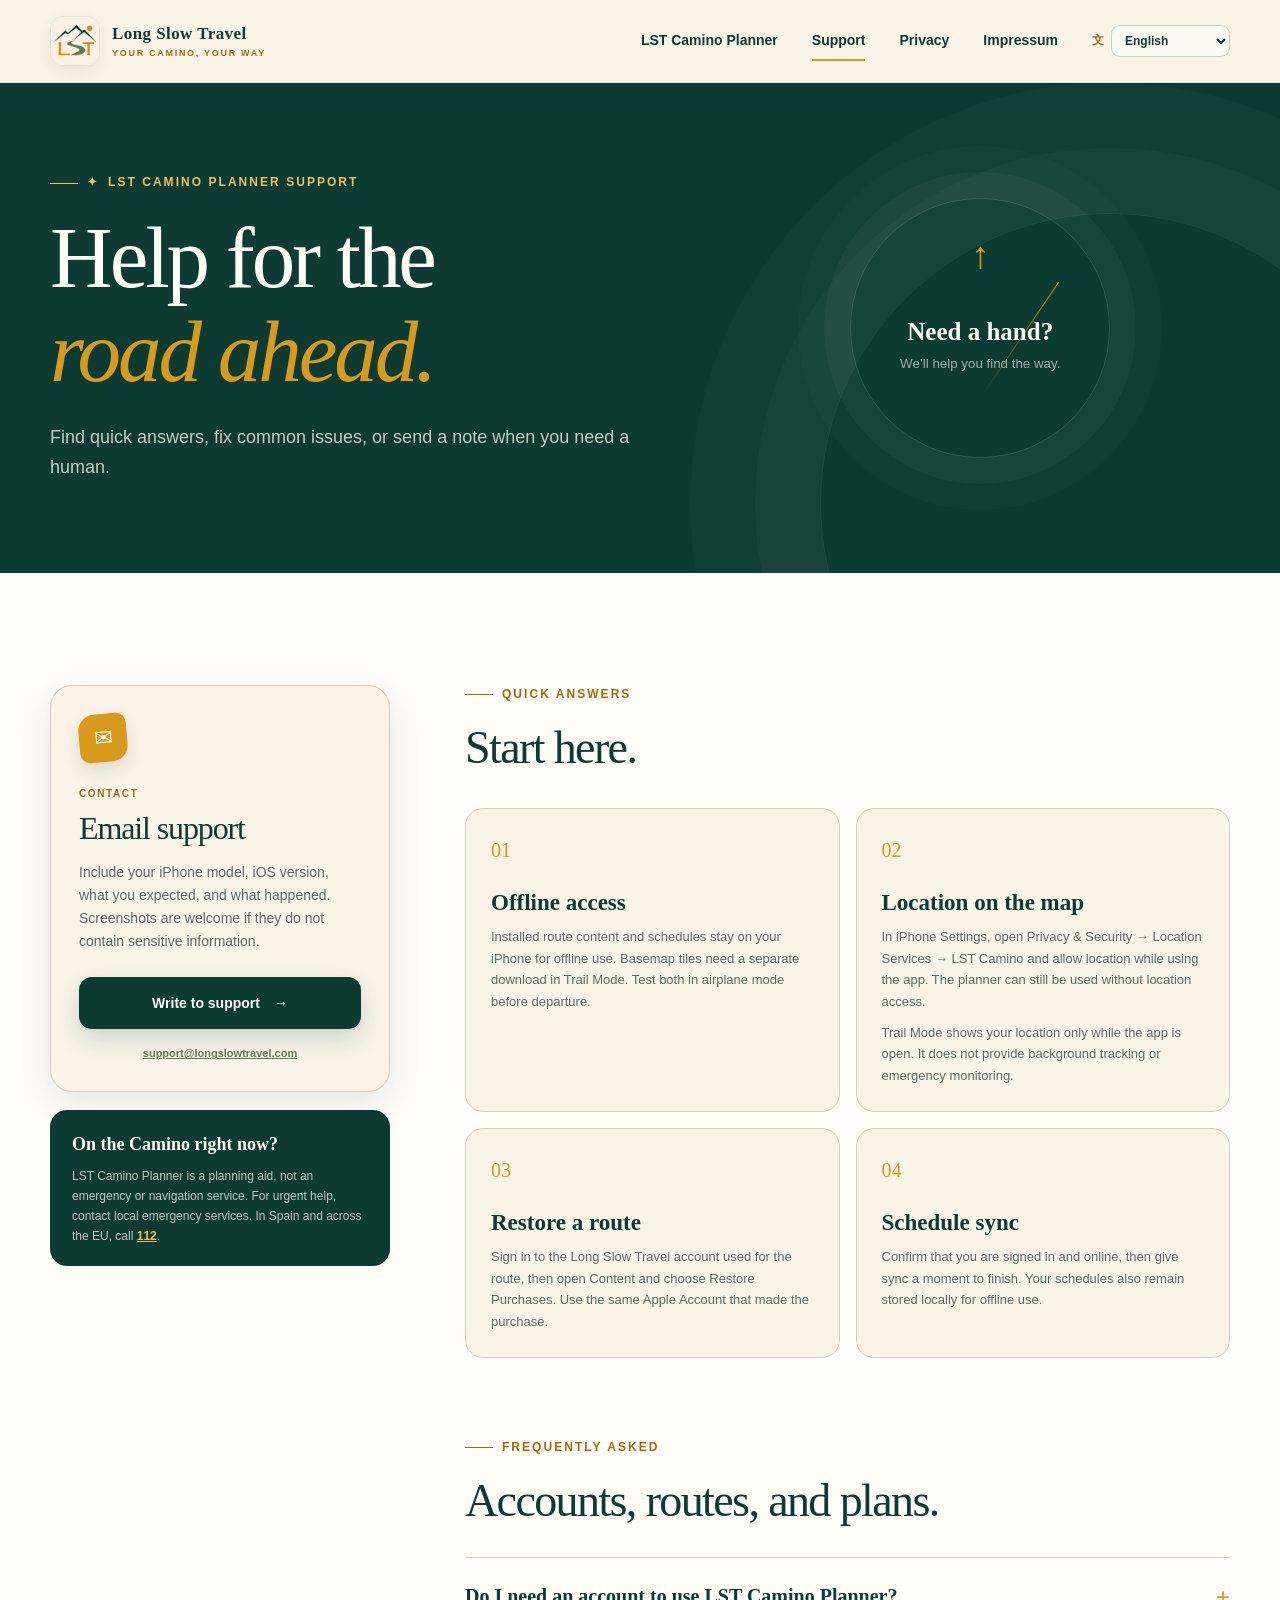
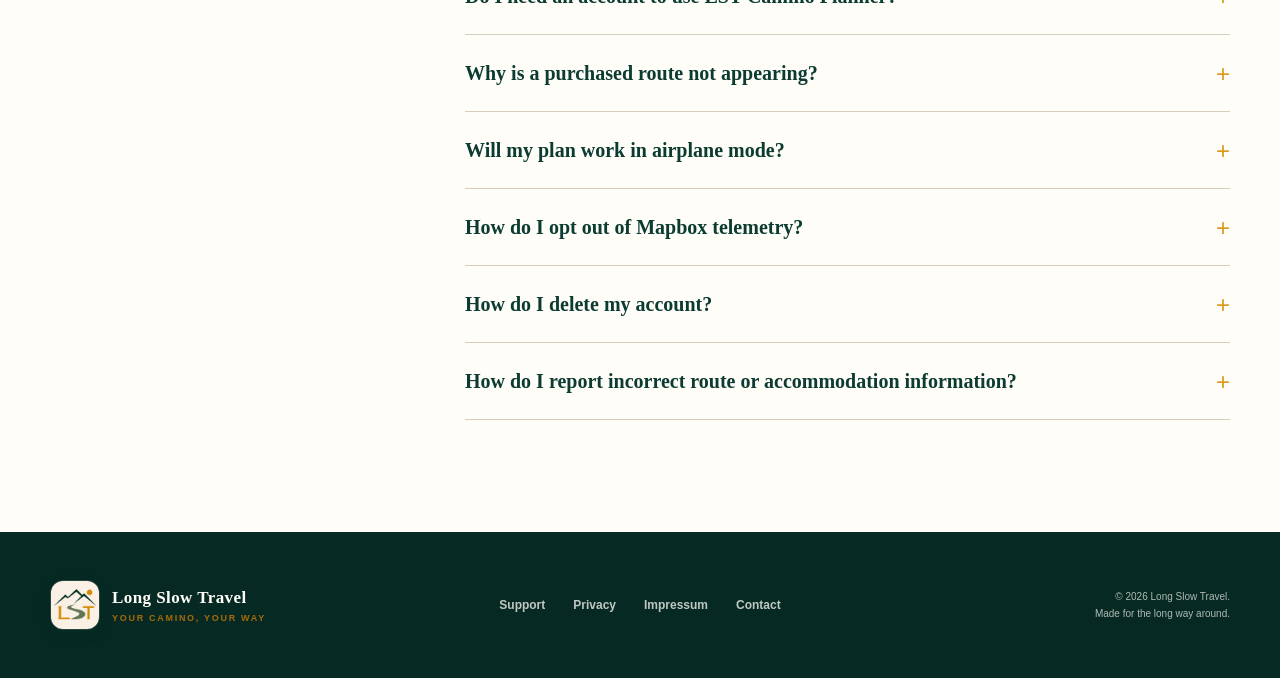
<file: support/index.html>
<!doctype html>
<html lang="en">
<head>
  <meta charset="utf-8">
  <meta name="viewport" content="width=device-width, initial-scale=1">
  <meta name="theme-color" content="#0B3B31">
  <meta name="description" content="LST Camino Planner support, troubleshooting, account deletion, purchase help, and contact information.">
  <title>Support — LST Camino Planner</title>
  <link rel="canonical" href="https://longslowtravel.com/support/">
  <link rel="icon" href="../assets/long-slow-travel-mark.png">
  <link rel="stylesheet" href="../styles.css">
  <script src="../script.js" defer></script>
</head>
<body data-page="support">
  <a class="skip-link" href="#main-content">Skip to content</a>
  <header class="site-header">
    <div class="shell header-inner">
      <a class="brand" href="../" aria-label="Long Slow Travel home">
        <img src="../assets/long-slow-travel-mark.png" alt="" width="52" height="52">
        <span class="brand-copy"><strong>Long Slow Travel</strong><span>Your Camino, Your Way</span></span>
      </a>
      <button class="nav-toggle" type="button" aria-expanded="false" aria-controls="primary-nav"><span class="sr-only">Open navigation</span><span></span><span></span><span></span></button>
      <nav id="primary-nav" class="primary-nav" aria-label="Primary navigation"><a href="../">LST Camino Planner</a><a href="./" aria-current="page">Support</a><a href="../privacy/">Privacy</a><a href="../imprint/">Impressum</a></nav>
    </div>
  </header>

  <main id="main-content">
    <section class="page-hero support-hero">
      <div class="shell page-hero-grid">
        <div><div class="eyebrow light"><span aria-hidden="true">✦</span> LST Camino Planner support</div><h1>Help for the<br><em>road ahead.</em></h1><p>Find quick answers, fix common issues, or send a note when you need a human.</p></div>
        <div class="support-compass" aria-hidden="true"><span>↑</span><i></i><b>Need a hand?</b><small>We’ll help you find the way.</small></div>
      </div>
    </section>

    <section class="section support-section">
      <div class="shell support-layout">
        <aside class="support-aside">
          <div class="contact-card">
            <div class="feature-icon gold" aria-hidden="true">✉</div>
            <p class="card-kicker">Contact</p>
            <h2>Email support</h2>
            <p>Include your iPhone model, iOS version, what you expected, and what happened. Screenshots are welcome if they do not contain sensitive information.</p>
            <a class="button button-primary" href="mailto:support@longslowtravel.com?subject=LST%20Camino%20Planner%20support">Write to support <span aria-hidden="true">→</span></a>
            <a class="email-link" href="mailto:support@longslowtravel.com">support@longslowtravel.com</a>
          </div>
          <div class="notice-card"><strong>On the Camino right now?</strong><p>LST Camino Planner is a planning aid, not an emergency or navigation service. For urgent help, contact local emergency services. In Spain and across the EU, call <a href="tel:112">112</a>.</p></div>
        </aside>

        <div class="support-content">
          <div class="section-heading compact-heading"><div class="eyebrow">Quick answers</div><h2>Start here.</h2></div>

          <div class="help-grid">
            <article class="help-card"><span class="help-number">01</span><h3>Offline access</h3><p>Installed route content and schedules stay on your iPhone for offline use. Basemap tiles need a separate download in Trail Mode. Test both in airplane mode before departure.</p></article>
            <article class="help-card"><span class="help-number">02</span><h3>Location on the map</h3><p>In iPhone Settings, open Privacy &amp; Security → Location Services → LST Camino and allow location while using the app. The planner can still be used without location access.</p><p>Trail Mode shows your location only while the app is open. It does not provide background tracking or emergency monitoring.</p></article>
            <article class="help-card"><span class="help-number">03</span><h3>Restore a route</h3><p>Sign in to the Long Slow Travel account used for the route, then open Content and choose Restore Purchases. Use the same Apple Account that made the purchase.</p></article>
            <article class="help-card"><span class="help-number">04</span><h3>Schedule sync</h3><p>Confirm that you are signed in and online, then give sync a moment to finish. Your schedules also remain stored locally for offline use.</p></article>
          </div>

          <div class="faq-block">
            <div class="section-heading compact-heading"><div class="eyebrow">Frequently asked</div><h2>Accounts, routes, and plans.</h2></div>

            <details><summary>Do I need an account to use LST Camino Planner?<span aria-hidden="true">+</span></summary><div><p>No. You can continue as a guest, use the free Sarria–Santiago sample, and create offline schedules on your device. An account is needed when you want to buy a route, restore route access, or sync schedules.</p></div></details>
            <details><summary>Why is a purchased route not appearing?<span aria-hidden="true">+</span></summary><div><p>Check that you are signed into both the Long Slow Travel account used for the purchase and the Apple Account that completed it. Open Content, refresh, then choose Restore Purchases. If it still does not appear, email support with the route name and any on-screen message. Never send your password or full purchase receipt.</p></div></details>
            <details><summary>Will my plan work in airplane mode?<span aria-hidden="true">+</span></summary><div><p>Your installed route content and schedules remain available offline. Basemap tiles are separate: open a day’s map, enter Trail Mode, choose Download, and wait for “Offline map ready for this stage”. Repeat for each stage you need.</p><p>Before departure, turn on airplane mode and turn off Wi-Fi, then check your routes, schedules, and downloaded stage maps. Downloads cover the selected stage area, not every map area or zoom level. Sign-in, purchases, restoration, and sync require an internet connection.</p></div></details>
            <details><summary>How do I opt out of Mapbox telemetry?<span aria-hidden="true">+</span></summary><div><p>In LST Camino, open the Mapbox attribution (info) control on a map and change the telemetry preference there. The iPhone location permission is a separate control; denying it does not replace opting out of telemetry.</p></div></details>
            <details><summary>How do I delete my account?<span aria-hidden="true">+</span></summary><div><p>In LST Camino Planner, open <strong>Account → Settings → Delete Account</strong>, enter your current password, and confirm the permanent deletion. This removes your server account, authentication token, synced schedules, profile, and route access associated with the account. Guest schedules stay on your device. App Store purchases remain with your Apple Account and may be restored after you create or sign in to an account again.</p><p>If you cannot access the app, email support from the address associated with your account.</p></div></details>
            <details><summary>How do I report incorrect route or accommodation information?<span aria-hidden="true">+</span></summary><div><p>For accommodation details, use the correction action in the app when available; it prepares the identifying details for you. For a route or place, email support with the route, stage, place name, and the correction you recommend.</p></div></details>
          </div>
        </div>
      </div>
    </section>
  </main>

  <footer class="site-footer">
    <div class="shell footer-grid">
      <a class="brand footer-brand" href="../" aria-label="Long Slow Travel home"><img src="../assets/long-slow-travel-mark.png" alt="" width="48" height="48"><span class="brand-copy"><strong>Long Slow Travel</strong><span>Your Camino, Your Way</span></span></a>
      <nav aria-label="Footer navigation"><a href="./">Support</a><a href="../privacy/">Privacy</a><a href="../imprint/">Impressum</a><a href="mailto:support@longslowtravel.com">Contact</a></nav>
      <p>© <span data-current-year>2026</span> Long Slow Travel.<br>Made for the long way around.</p>
    </div>
  </footer>
</body>
</html>
</file>
<file: styles.css>
:root {
  --pine: #0b3b31;
  --pine-deep: #062a23;
  --sage: #647a59;
  --sage-light: #9bac90;
  --gold: #d99a1c;
  --ochre: #a66b08;
  --sea: #236b74;
  --terracotta: #c65a24;
  --sand: #faf4e8;
  --sand-deep: #f1e6d5;
  --stone: #eae0d2;
  --cream: #fffdf8;
  --charcoal: #172421;
  --text: #374842;
  --muted: #5d6a65;
  --border: #d8cdbd;
  --shadow: 0 24px 70px rgba(23, 36, 33, .13);
  --shadow-small: 0 12px 32px rgba(23, 36, 33, .1);
  --serif: Georgia, 'Times New Roman', serif;
  --sans: -apple-system, BlinkMacSystemFont, 'Segoe UI', sans-serif;
  --shell: 1180px;
}

*, *::before, *::after { box-sizing: border-box; }

html { scroll-behavior: smooth; }

body {
  margin: 0;
  color: var(--text);
  background: var(--sand);
  font-family: var(--sans);
  font-size: 16px;
  line-height: 1.65;
  -webkit-font-smoothing: antialiased;
}

img, svg { display: block; max-width: 100%; }
a { color: inherit; }
button, input { font: inherit; }

.shell { width: min(calc(100% - 40px), var(--shell)); margin-inline: auto; }
.section { padding: 112px 0; }
.sr-only { position: absolute; width: 1px; height: 1px; padding: 0; margin: -1px; overflow: hidden; clip: rect(0, 0, 0, 0); white-space: nowrap; border: 0; }
.skip-link { position: fixed; z-index: 999; top: 12px; left: 12px; transform: translateY(-160%); padding: 10px 16px; color: white; background: var(--pine); border-radius: 8px; font-weight: 700; }
.skip-link:focus { transform: translateY(0); }

.site-header {
  position: sticky;
  z-index: 100;
  top: 0;
  background: rgba(250, 244, 232, .92);
  border-bottom: 1px solid rgba(11, 59, 49, .08);
  backdrop-filter: blur(16px);
}

.header-inner { min-height: 82px; display: flex; align-items: center; justify-content: space-between; gap: 28px; }
.brand { display: inline-flex; align-items: center; gap: 12px; color: var(--pine); text-decoration: none; }
.brand img { width: 50px; height: 50px; object-fit: cover; border: 1px solid rgba(11, 59, 49, .1); border-radius: 13px; box-shadow: 0 5px 14px rgba(23, 36, 33, .08); }
.brand-copy { display: grid; line-height: 1.15; }
.brand-copy strong { font-family: var(--serif); font-size: 17px; letter-spacing: .025em; }
.brand-copy span { margin-top: 5px; color: var(--ochre); font-size: 9px; font-weight: 800; letter-spacing: .19em; text-transform: uppercase; }

.primary-nav { display: flex; align-items: center; gap: 34px; }
.primary-nav a { position: relative; color: var(--pine); text-decoration: none; font-size: 14px; font-weight: 700; }
.primary-nav a::after { position: absolute; right: 0; bottom: -8px; left: 0; height: 2px; content: ''; background: var(--gold); transform: scaleX(0); transition: transform .2s ease; transform-origin: right; }
.primary-nav a:hover::after, .primary-nav a:focus-visible::after, .primary-nav a[aria-current='page']::after { transform: scaleX(1); transform-origin: left; }
.nav-toggle { display: none; width: 44px; height: 44px; padding: 10px; background: none; border: 0; border-radius: 10px; cursor: pointer; }
.nav-toggle span:not(.sr-only) { display: block; width: 23px; height: 2px; margin: 5px auto; background: var(--pine); border-radius: 9px; }
.language-picker { position: relative; display: inline-flex; align-items: center; }
.language-picker::before { margin-right: 7px; content: '文'; color: var(--ochre); font-size: 12px; font-weight: 800; }
.language-picker select { max-width: 122px; padding: 7px 28px 7px 9px; color: var(--pine); background: rgba(255, 253, 248, .72); border: 1px solid rgba(11, 59, 49, .22); border-radius: 9px; font-size: 12px; font-weight: 700; cursor: pointer; }
.language-picker select:focus-visible { outline: 3px solid rgba(217, 154, 28, .55); outline-offset: 3px; }
.language-notice { margin-top: 24px; padding: 14px 18px; color: var(--pine); background: #fff4d7; border: 1px solid rgba(166, 107, 8, .25); border-radius: 12px; font-size: 13px; }

.eyebrow { display: flex; align-items: center; gap: 9px; margin-bottom: 18px; color: var(--ochre); font-size: 12px; font-weight: 800; letter-spacing: .17em; text-transform: uppercase; }
.eyebrow::before { width: 28px; height: 1px; content: ''; background: currentColor; }
.eyebrow.light { color: #efbf60; }
.shell-symbol { width: 23px; height: 23px; display: inline-grid; place-items: center; color: var(--cream); background: var(--gold); border-radius: 50%; font-size: 13px; }

h1, h2, h3 { margin: 0; color: var(--pine); line-height: 1.08; }
h1, h2 { font-family: var(--serif); font-weight: 500; letter-spacing: -.035em; }
h1 { font-size: clamp(52px, 6.8vw, 90px); }
h2 { font-size: clamp(42px, 5vw, 64px); }
h3 { font-size: 23px; }
h1 em, h2 em { color: var(--gold); font-weight: inherit; }
p { margin: 0; }

.button { min-height: 52px; display: inline-flex; align-items: center; justify-content: center; gap: 14px; padding: 13px 21px; border: 1px solid transparent; border-radius: 13px; text-decoration: none; font-size: 14px; font-weight: 800; transition: transform .2s ease, box-shadow .2s ease, background .2s ease; }
.button:hover { transform: translateY(-2px); }
.button:focus-visible, a:focus-visible, button:focus-visible, summary:focus-visible { outline: 3px solid rgba(217, 154, 28, .55); outline-offset: 3px; }
.button-primary { color: white; background: var(--pine); box-shadow: 0 10px 24px rgba(11, 59, 49, .18); }
.button-primary:hover { background: var(--pine-deep); box-shadow: 0 14px 28px rgba(11, 59, 49, .25); }
.button-secondary { color: var(--pine); background: rgba(255, 253, 248, .68); border-color: rgba(11, 59, 49, .45); }
.button-secondary:hover { background: var(--cream); }
.button-cream { color: var(--pine); background: var(--cream); }

.hero { position: relative; min-height: 800px; overflow: hidden; background: radial-gradient(circle at 76% 17%, rgba(217, 154, 28, .13), transparent 24%), linear-gradient(135deg, var(--sand), #fbf6ed 60%, #f4eadb); }
.hero::before { position: absolute; right: -6%; bottom: -150px; width: 58vw; height: 440px; content: ''; border: 1px solid rgba(100, 122, 89, .14); border-radius: 50%; transform: rotate(-8deg); box-shadow: 0 0 0 70px rgba(100, 122, 89, .035), 0 0 0 140px rgba(100, 122, 89, .025); }
.hero-grid { min-height: 800px; display: grid; grid-template-columns: .96fr 1.04fr; align-items: center; gap: 62px; padding-top: 54px; padding-bottom: 62px; }
.hero-copy { position: relative; z-index: 3; padding-bottom: 10px; }
.hero-copy h1 { max-width: 650px; }
.hero-lede { max-width: 595px; margin-top: 28px; color: var(--text); font-size: 19px; line-height: 1.65; }
.hero-actions { display: flex; flex-wrap: wrap; gap: 12px; margin-top: 34px; }
.trust-list { display: flex; flex-wrap: wrap; gap: 12px 25px; margin: 26px 0 0; padding: 0; list-style: none; color: var(--muted); font-size: 12px; font-weight: 650; }
.trust-list span { color: var(--ochre); }

.hero-art { position: relative; min-height: 650px; display: grid; place-items: center; }
.hero-sun { position: absolute; top: 36px; right: 20px; width: 126px; height: 126px; background: var(--gold); border-radius: 50%; box-shadow: 0 0 80px rgba(217, 154, 28, .25); }
.contour { position: absolute; width: 490px; height: 270px; border: 1px solid rgba(11, 59, 49, .11); border-radius: 50%; transform: rotate(-24deg); }
.contour-one { top: 75px; right: -80px; box-shadow: 0 0 0 45px rgba(11, 59, 49, .025), 0 0 0 90px rgba(11, 59, 49, .02); }
.contour-two { bottom: 40px; left: -30px; transform: rotate(24deg) scale(.7); }
.journeys-capture { position: relative; z-index: 2; width: min(100%, 330px); margin: 0; }
.journeys-capture figcaption { position: absolute; width: 1px; height: 1px; padding: 0; margin: -1px; overflow: hidden; clip: rect(0, 0, 0, 0); white-space: nowrap; border: 0; }

.screen-frame { position: relative; z-index: 1; display: block; overflow: hidden; background: var(--cream); border: 1px solid rgba(11, 59, 49, .08); border-radius: 43px; box-shadow: var(--shadow); }
.screen-frame img { width: calc(100% + 10px); max-width: none; height: auto; margin: -5px; }
.journeys-capture .screen-frame { aspect-ratio: 447 / 987; border-radius: 48px; }
.journeys-capture .screen-frame img { position: absolute; top: -2.84%; left: -6.71%; width: calc(100% * 507 / 447); margin: 0; }

.phone-bar { height: 36px; display: flex; align-items: center; justify-content: space-between; padding: 0 21px; color: var(--pine); font-size: 9px; font-weight: 800; }
.app-screen { font-family: var(--sans); }
.ios-navigation { height: 28px; display: grid; grid-template-columns: 1fr auto 1fr; align-items: center; padding: 0 15px; color: var(--pine); background: var(--sand); border-bottom: 1px solid rgba(11, 59, 49, .06); }
.ios-navigation strong { font-size: 10px; }
.ios-navigation > span:last-child { justify-self: end; }
.app-status-row { display: flex; flex-wrap: wrap; gap: 6px; margin-top: 10px; }
.app-chip { min-height: 25px; display: inline-flex; align-items: center; gap: 5px; padding: 4px 8px; border: 1px solid currentColor; border-radius: 99px; font-size: 7px; font-weight: 750; }
.app-chip b { font-size: 8px; }
.app-chip.success { color: var(--success, #28734b); background: rgba(40, 115, 75, .09); border-color: rgba(40, 115, 75, .16); }
.app-chip.ochre { color: var(--ochre); background: rgba(166, 107, 8, .08); border-color: rgba(166, 107, 8, .14); }
.app-chip.sage { color: var(--sage); background: rgba(100, 122, 89, .09); border-color: rgba(100, 122, 89, .15); }
.app-list-header { display: flex; align-items: center; gap: 7px; margin-top: 20px; color: var(--pine); font-size: 6px; font-weight: 850; letter-spacing: .12em; }
.app-list-header > span { color: var(--sage); font-size: 8px; }
.app-list-header i { height: 1px; flex: 1; background: var(--border); }
.app-tab-bar { position: absolute; z-index: 6; right: 0; bottom: 0; left: 0; height: 57px; display: grid; grid-template-columns: repeat(4, 1fr); align-items: center; padding: 5px 8px 8px; background: rgba(255, 253, 248, .96); border-top: 1px solid rgba(11, 59, 49, .1); }
.app-tab-bar span { display: grid; justify-items: center; gap: 2px; color: var(--muted); font-size: 5px; font-weight: 650; }
.app-tab-bar b { font-size: 16px; line-height: 1; }
.app-tab-bar .active { color: var(--pine); }

.section-intro { background: var(--cream); }
.section-heading { max-width: 760px; }
.section-heading.centered { margin: 0 auto; text-align: center; }
.section-heading.centered .eyebrow { justify-content: center; }
.section-heading.centered p { max-width: 680px; margin: 25px auto 0; color: var(--muted); font-size: 18px; }
.feature-grid { display: grid; grid-template-columns: 1.18fr 1fr 1fr; gap: 18px; margin-top: 58px; counter-reset: feature; }
.feature-card { min-height: 340px; position: relative; isolation: isolate; overflow: hidden; padding: 34px; background: linear-gradient(145deg, var(--sand), #f5ead8); border: 1px solid rgba(11, 59, 49, .12); border-radius: 34px 18px 34px 18px; box-shadow: 0 12px 35px rgba(23, 36, 33, .07); counter-increment: feature; transition: transform .25s ease, box-shadow .25s ease; }
.feature-card::before { position: absolute; z-index: -1; right: -58px; bottom: -72px; width: 210px; height: 210px; content: ''; background: radial-gradient(circle, rgba(217, 154, 28, .28) 0 3px, transparent 4px); background-size: 20px 20px; border: 1px dashed rgba(166, 107, 8, .28); border-radius: 50%; transform: rotate(12deg); }
.feature-card::after { position: absolute; z-index: -1; right: 25px; bottom: 4px; content: '0' counter(feature); color: var(--pine); font-family: var(--serif); font-size: 92px; font-weight: 700; line-height: 1; opacity: .055; }
.feature-card:hover { transform: translateY(-6px) rotate(.35deg); box-shadow: 0 20px 44px rgba(23, 36, 33, .11); }
.feature-card.featured { background: linear-gradient(145deg, var(--pine), #0d4a3d); border-color: var(--pine); transform: rotate(-.5deg); }
.feature-card.featured:hover { transform: translateY(-6px) rotate(-.1deg); }
.feature-card.featured::before { background: radial-gradient(circle, rgba(239, 191, 96, .34) 0 3px, transparent 4px); background-size: 20px 20px; border-color: rgba(239, 191, 96, .3); }
.feature-card.featured::after { color: var(--cream); opacity: .07; }
.feature-card:nth-child(2) { background: linear-gradient(145deg, #e6f1ef, #f6f0e5); border-radius: 18px 34px 18px 34px; transform: translateY(14px) rotate(.45deg); }
.feature-card:nth-child(2):hover { transform: translateY(8px) rotate(.1deg); }
.feature-card:nth-child(3) { background: linear-gradient(145deg, #fff5d8, #f5e6ce); transform: rotate(-.25deg); }
.feature-icon { width: 48px; height: 48px; display: grid; place-items: center; margin-bottom: 62px; color: white; background: var(--sage); border-radius: 16px 10px 16px 10px; box-shadow: 0 8px 18px rgba(23, 36, 33, .13); font-size: 22px; transform: rotate(-5deg); }
.feature-card:nth-child(2) .feature-icon { transform: rotate(5deg); }
.feature-card:nth-child(3) .feature-icon { transform: rotate(-3deg); }
.feature-icon.sea { background: var(--sea); }
.feature-icon.gold { background: var(--gold); }
.card-kicker { margin-bottom: 8px; color: var(--ochre); font-size: 10px; font-weight: 850; letter-spacing: .16em; text-transform: uppercase; }
.feature-card h3 { max-width: 280px; font-family: var(--serif); font-size: 29px; }
.feature-card > p:not(.card-kicker) { margin-top: 15px; color: var(--muted); font-size: 15px; }
.feature-card.featured .card-kicker { color: #efbf60; }
.feature-card.featured h3, .feature-card.featured > p { color: var(--cream); }

.route-section { color: rgba(255, 253, 248, .82); background: var(--pine); }
.route-grid { display: grid; grid-template-columns: .88fr 1.12fr; align-items: center; gap: 85px; }
.route-copy h2 { color: var(--cream); }
.route-copy > p { max-width: 520px; margin-top: 24px; color: rgba(255, 253, 248, .7); font-size: 17px; }
.route-benefits { display: grid; gap: 0; margin: 37px 0 0; padding: 0; list-style: none; }
.route-benefits li { display: grid; grid-template-columns: 45px 1fr; gap: 15px; padding: 19px 0; border-top: 1px solid rgba(255, 255, 255, .13); }
.route-benefits li > span { color: #efbf60; font-family: var(--serif); font-size: 19px; }
.route-benefits strong { color: var(--cream); }
.route-benefits p { margin-top: 3px; color: rgba(255, 253, 248, .57); font-size: 13px; }
.route-capture { width: min(100%, 415px); justify-self: center; margin: 0; }
.route-capture .screen-frame { box-shadow: 0 38px 58px rgba(0, 0, 0, .24); }
.route-capture figcaption { margin-top: 13px; color: rgba(255, 253, 248, .62); font-size: 11px; text-align: center; }
.route-window { position: relative; width: min(100%, 440px); height: 720px; justify-self: center; overflow: hidden; color: var(--text); background: var(--sand); border: 7px solid #18342f; border-radius: 38px; box-shadow: 0 38px 70px rgba(0, 0, 0, .24); transform: rotate(1deg); }
.route-window::before { position: absolute; z-index: 8; top: 8px; left: 50%; width: 88px; height: 20px; content: ''; background: #18342f; border-radius: 0 0 14px 14px; transform: translateX(-50%); }
.detail-navigation { height: 38px; font-size: 9px; }
.detail-navigation > span:first-child { color: var(--pine); font-weight: 700; }
.detail-navigation strong { font-size: 12px; }
.day-app-scroll { height: 582px; padding: 18px; overflow: hidden; }
.app-day-header { display: flex; align-items: flex-start; gap: 13px; }
.app-day-header > span:last-child { display: grid; line-height: 1.2; }
.app-day-header strong { color: var(--pine); font-family: var(--serif); font-size: 28px; }
.app-day-header small { margin-top: 5px; color: var(--text); font-size: 12px; }
.app-day-badge { width: 47px; height: 47px; flex: 0 0 auto; display: grid; place-items: center; color: var(--ochre); background: rgba(166, 107, 8, .15); border-radius: 50%; font-size: 13px; font-weight: 850; }
.day-status-row { margin: 13px 0 0 60px; }
.app-segmented { display: grid; grid-template-columns: repeat(3, 1fr); gap: 2px; margin-top: 18px; padding: 2px; color: var(--pine); background: rgba(120, 120, 128, .12); border-radius: 7px; font-size: 8px; font-weight: 650; text-align: center; }
.app-segmented span { padding: 6px; border-radius: 5px; }
.app-segmented .active { background: var(--cream); box-shadow: 0 1px 4px rgba(23, 36, 33, .14); }
.app-map-card { margin-top: 9px; padding: 14px; background: var(--cream); border: 1px solid var(--border); border-radius: 16px; box-shadow: 0 7px 17px rgba(23, 36, 33, .1); }
.app-map-card-heading { display: grid; line-height: 1.3; }
.app-map-card-heading strong { color: var(--pine); font-size: 11px; }
.app-map-card-heading strong span { margin-right: 5px; }
.app-map-card-heading small { margin-top: 3px; color: var(--text); font-size: 8px; }
.window-map { height: 210px; margin-top: 11px; overflow: hidden; background-color: #e9dfcf; background-image: radial-gradient(circle at 20% 20%, rgba(100, 122, 89, .12), transparent 20%), linear-gradient(27deg, transparent 49%, rgba(100, 122, 89, .12) 50%, transparent 51%); background-size: auto, 90px 75px; border-radius: 9px; }
.window-map svg { width: 100%; height: 100%; }
.app-map-legend { display: flex; flex-wrap: wrap; gap: 4px; margin-top: 9px; }
.app-map-legend span { padding: 3px 6px; background: rgba(234, 224, 210, .48); border-radius: 99px; font-size: 6px; font-weight: 700; }
.app-map-legend .start { color: var(--sage); }
.app-map-legend .route, .app-map-legend .today { color: #d43d32; }
.app-map-legend .towns { color: var(--ochre); }
.app-map-legend .end { color: var(--terracotta); }
.app-map-summary { display: flex; gap: 6px; margin-top: 10px; }
.app-map-summary > span { display: inline-flex; align-items: center; gap: 4px; padding: 4px 7px; color: var(--sage); background: rgba(234, 224, 210, .48); border-radius: 99px; font-size: 7px; font-weight: 700; }
.app-map-note { margin-top: 7px; color: var(--muted); font-size: 6px; }

.screen-showcase { position: relative; overflow: hidden; background: radial-gradient(circle at 12% 16%, rgba(217, 154, 28, .12), transparent 20%), radial-gradient(circle at 88% 78%, rgba(35, 107, 116, .11), transparent 23%), var(--cream); }
.screen-grid { display: grid; grid-template-columns: repeat(2, minmax(0, 1fr)); align-items: start; gap: 44px; max-width: 880px; margin: 58px auto 0; }
.screen-shot { position: relative; margin: 0; text-align: center; }
.screen-shot::before { position: absolute; top: 12%; right: 3%; bottom: 12%; left: 3%; content: ''; background: rgba(217, 154, 28, .13); border-radius: 48% 52% 45% 55%; transform: rotate(-5deg); }
.screen-shot:nth-child(2)::before { background: rgba(35, 107, 116, .13); transform: rotate(5deg); }
.screen-shot:nth-child(3)::before { background: rgba(100, 122, 89, .14); transform: rotate(3deg); }
.screen-shot:nth-child(4)::before { background: rgba(217, 154, 28, .13); transform: rotate(-4deg); }
.screen-shot:last-child:nth-child(odd) { grid-column: 1 / -1; }
.screen-shot .screen-frame { width: min(100%, 350px); margin-inline: auto; }
.screen-shot figcaption { margin-top: 18px; color: var(--pine); font-family: var(--serif); font-size: 20px; font-weight: 700; }

.route-library { background: var(--sand); }
.split-heading { max-width: none; display: grid; grid-template-columns: 1fr .8fr; align-items: end; gap: 100px; }
.split-heading > p { padding-bottom: 8px; color: var(--muted); font-size: 17px; }
.journey-cards { display: grid; grid-template-columns: repeat(2, minmax(0, 1fr)); gap: 18px; margin-top: 54px; }
.journey-card { min-height: 420px; display: flex; flex-direction: column; overflow: hidden; background: var(--cream); border: 1px solid var(--border); border-radius: 23px; box-shadow: 0 12px 36px rgba(23, 36, 33, .06); }
.journey-art { position: relative; height: 198px; overflow: hidden; background: linear-gradient(#f6ddad, #f4e8d8); }
.journey-sun { position: absolute; top: 28px; right: 50px; width: 49px; height: 49px; background: var(--gold); border-radius: 50%; }
.ridge { position: absolute; right: -10%; bottom: -60px; left: -10%; height: 170px; background: var(--sage); clip-path: polygon(0 100%, 0 70%, 19% 38%, 38% 65%, 58% 22%, 73% 54%, 88% 35%, 100% 75%, 100% 100%); }
.ridge-b { bottom: -80px; background: var(--pine); opacity: .92; transform: scaleX(1.15) translateX(5%); }
.path-line { position: absolute; z-index: 3; right: 28%; bottom: -20px; width: 110px; height: 140px; border-right: 12px solid var(--sand); border-radius: 50%; transform: rotate(-20deg); }
.journey-body { position: relative; flex: 1; padding: 27px; }
.status-badge { display: inline-flex; padding: 5px 9px; color: var(--pine); background: rgba(217, 154, 28, .15); border-radius: 99px; font-size: 8px; font-weight: 850; letter-spacing: .13em; }
.status-badge.muted { background: rgba(100, 122, 89, .13); }
.journey-body h3 { margin-top: 14px; font-family: var(--serif); font-size: 28px; }
.journey-body p { margin-top: 13px; color: var(--muted); font-size: 14px; }
.journey-meta { position: absolute; right: 27px; bottom: 21px; left: 27px; display: flex; flex-wrap: wrap; justify-content: space-between; gap: 10px; padding-top: 13px; color: var(--sage); border-top: 1px solid var(--border); font-size: 9px; font-weight: 750; }
.journey-number { height: 138px; display: grid; place-items: center; color: rgba(255, 253, 248, .65); background: var(--sage); font-family: var(--serif); font-size: 60px; }
.journey-number.alt { color: rgba(11, 59, 49, .45); background: var(--stone); }
.journey-number.sea { background: var(--sea); }
.journey-number.gold { color: rgba(11, 59, 49, .62); background: #edc774; }
.portugues-card { min-height: 540px; }
.portugues-card .journey-body { padding-bottom: 70px; }
.route-pack-options { display: grid; gap: 12px; margin-top: 20px; }
.route-pack-options > div { display: grid; grid-template-columns: 44px 1fr; align-items: start; gap: 13px; padding: 14px; background: var(--sand); border: 1px solid rgba(11, 59, 49, .09); border-radius: 16px; }
.route-branch-icon { width: 42px; height: 42px; display: grid; place-items: center; color: white; background: var(--sage); border-radius: 14px 9px 14px 9px; font-size: 22px; font-weight: 800; transform: rotate(-3deg); }
.route-branch-icon.coastal { background: var(--sea); transform: rotate(3deg); }
.route-pack-options strong { color: var(--pine); font-family: var(--serif); font-size: 17px; }
.route-pack-options p { margin-top: 4px; font-size: 12px; line-height: 1.5; }

.privacy-callout { padding-block: 40px 95px; background: var(--sand); }
.privacy-panel { min-height: 330px; display: grid; grid-template-columns: 120px 1fr .9fr; align-items: center; gap: 46px; padding: 55px 64px; color: rgba(255, 253, 248, .7); background: var(--pine); border-radius: 28px; box-shadow: var(--shadow); }
.privacy-mark { width: 100px; height: 100px; display: grid; place-items: center; color: var(--gold); border: 1px solid rgba(255, 255, 255, .18); border-radius: 50%; font-size: 43px; box-shadow: inset 0 0 0 12px rgba(255, 255, 255, .035); }
.privacy-panel h2 { color: var(--cream); font-size: clamp(38px, 4vw, 54px); }
.privacy-copy p { font-size: 15px; }
.text-link { display: inline-flex; gap: 10px; margin-top: 22px; color: var(--pine); text-decoration: none; font-size: 13px; font-weight: 800; }
.light-link { color: #efbf60; }

.developer-story { padding-block: 78px; background: var(--cream); }
.developer-story-card { display: grid; grid-template-columns: 70px 1fr; align-items: center; gap: 25px; max-width: 850px; padding: 34px 38px; background: var(--sand); border: 1px solid var(--border); border-radius: 22px; box-shadow: var(--shadow-small); }
.developer-story-icon { width: 64px; height: 64px; object-fit: cover; border-radius: 14px; box-shadow: 0 8px 20px rgba(23, 36, 33, .2); }
.developer-story .eyebrow { margin-bottom: 8px; }
.developer-story h2 { font-size: clamp(30px, 3.5vw, 42px); }
.developer-story p { margin-top: 12px; color: var(--muted); font-size: 15px; }

.final-cta { overflow: hidden; text-align: center; background: var(--cream); }
.final-cta-inner { display: flex; flex-direction: column; align-items: center; }
.final-cta img { width: 118px; height: 118px; margin-bottom: 25px; object-fit: cover; border: 1px solid var(--border); border-radius: 28px; box-shadow: var(--shadow-small); }
.final-cta .eyebrow { justify-content: center; }
.final-cta p { margin: 23px 0 31px; color: var(--muted); font-size: 18px; }

.site-footer { padding: 48px 0; color: rgba(255, 253, 248, .68); background: var(--pine-deep); }
.footer-grid { display: grid; grid-template-columns: 1fr auto 1fr; align-items: center; gap: 35px; }
.footer-brand { color: var(--cream); }
.footer-brand img { border-color: rgba(255, 255, 255, .13); }
.footer-grid nav { display: flex; gap: 28px; }
.footer-grid nav a { color: rgba(255, 253, 248, .75); text-decoration: none; font-size: 12px; font-weight: 750; }
.footer-grid nav a:hover { color: #efbf60; }
.footer-grid > p { font-size: 10px; line-height: 1.7; text-align: right; }

/* Interior pages */
.page-hero { position: relative; overflow: hidden; color: rgba(255, 253, 248, .75); background: var(--pine); }
.page-hero::after { position: absolute; right: -120px; bottom: -220px; width: 580px; height: 580px; content: ''; border: 1px solid rgba(255, 255, 255, .08); border-radius: 50%; box-shadow: 0 0 0 65px rgba(255, 255, 255, .025), 0 0 0 130px rgba(255, 255, 255, .02); }
.page-hero-grid { min-height: 490px; display: grid; grid-template-columns: 1.1fr .9fr; align-items: center; gap: 70px; padding-block: 65px; }
.page-hero h1 { max-width: 700px; color: var(--cream); }
.page-hero p { max-width: 610px; margin-top: 24px; font-size: 18px; }
.support-compass { position: relative; z-index: 2; width: 260px; height: 260px; display: flex; flex-direction: column; align-items: center; justify-content: center; justify-self: center; border: 1px solid rgba(255, 255, 255, .16); border-radius: 50%; box-shadow: 0 0 0 26px rgba(255, 255, 255, .03), 0 0 0 52px rgba(255, 255, 255, .02); }
.support-compass > span { position: absolute; top: 25px; color: var(--gold); font-size: 38px; }
.support-compass i { position: absolute; width: 1px; height: 140px; background: linear-gradient(var(--gold), transparent); transform: rotate(34deg); transform-origin: bottom; }
.support-compass b { z-index: 2; margin-top: 30px; color: var(--cream); font-family: var(--serif); font-size: 25px; }
.support-compass small { z-index: 2; color: rgba(255, 253, 248, .6); }

.support-section { background: var(--cream); }
.support-layout { display: grid; grid-template-columns: 340px 1fr; align-items: start; gap: 75px; }
.support-aside { position: sticky; top: 112px; }
.contact-card { padding: 28px; background: var(--sand); border: 1px solid var(--border); border-radius: 22px; box-shadow: var(--shadow-small); }
.contact-card .feature-icon { margin-bottom: 24px; }
.contact-card h2 { font-family: var(--serif); font-size: 32px; }
.contact-card > p:not(.card-kicker) { margin: 16px 0 24px; color: var(--muted); font-size: 14px; }
.contact-card .button { width: 100%; }
.email-link { display: block; margin-top: 15px; color: var(--sage); text-align: center; font-size: 11px; font-weight: 750; }
.notice-card { margin-top: 18px; padding: 20px 22px; color: rgba(255, 253, 248, .73); background: var(--pine); border-radius: 17px; }
.notice-card strong { color: var(--cream); font-family: var(--serif); font-size: 18px; }
.notice-card p { margin-top: 8px; font-size: 12px; }
.notice-card a { color: #efbf60; font-weight: 800; }
.compact-heading h2 { font-size: 46px; }
.help-grid { display: grid; grid-template-columns: 1fr 1fr; gap: 16px; margin-top: 36px; }
.help-card { min-height: 225px; position: relative; padding: 25px; background: var(--sand); border: 1px solid var(--border); border-radius: 18px; }
.help-number { color: var(--gold); font-family: var(--serif); font-size: 20px; }
.help-card h3 { margin-top: 24px; font-family: var(--serif); }
.help-card p { margin-top: 10px; color: var(--muted); font-size: 13px; }
.faq-block { margin-top: 80px; }
.faq-block .section-heading { margin-bottom: 32px; }
details { border-top: 1px solid var(--border); }
details:last-child { border-bottom: 1px solid var(--border); }
summary { min-height: 76px; display: flex; align-items: center; justify-content: space-between; gap: 20px; color: var(--pine); cursor: pointer; list-style: none; font-family: var(--serif); font-size: 20px; font-weight: 700; }
summary::-webkit-details-marker { display: none; }
summary span { color: var(--gold); font-family: var(--sans); font-size: 24px; font-weight: 400; transition: transform .2s ease; }
details[open] summary span { transform: rotate(45deg); }
details > div { padding: 0 52px 26px 0; color: var(--muted); font-size: 14px; }
details > div p + p { margin-top: 12px; }

.policy-date { display: inline-flex; margin-top: 28px; padding: 7px 12px; color: #efbf60; border: 1px solid rgba(239, 191, 96, .3); border-radius: 99px; font-size: 10px; font-weight: 800; letter-spacing: .1em; text-transform: uppercase; }
.privacy-crest { position: relative; z-index: 2; width: 280px; min-height: 280px; display: flex; flex-direction: column; align-items: center; justify-content: center; justify-self: center; gap: 7px; color: rgba(255, 253, 248, .7); border: 1px solid rgba(255, 255, 255, .16); border-radius: 50% 50% 47% 47%; box-shadow: inset 0 0 0 16px rgba(255, 255, 255, .025); }
.privacy-crest span { width: 64px; height: 64px; display: grid; place-items: center; margin-bottom: 18px; color: var(--pine); background: var(--gold); border-radius: 50%; font-size: 28px; }
.privacy-crest i { position: absolute; top: 50%; width: 190px; height: 1px; background: rgba(255, 255, 255, .08); }
.privacy-crest b { color: var(--cream); font-size: 11px; letter-spacing: .12em; text-transform: uppercase; }
.policy-section { background: var(--cream); }
.policy-layout { display: grid; grid-template-columns: 220px minmax(0, 760px); justify-content: center; align-items: start; gap: 95px; }
.policy-nav { position: sticky; top: 118px; display: grid; padding-left: 19px; border-left: 2px solid var(--stone); }
.policy-nav strong { margin-bottom: 13px; color: var(--pine); font-size: 11px; letter-spacing: .12em; text-transform: uppercase; }
.policy-nav a { padding: 5px 0; color: var(--muted); text-decoration: none; font-size: 12px; }
.policy-nav a:hover { color: var(--ochre); }
.policy-content section { scroll-margin-top: 110px; margin-bottom: 74px; }
.policy-content section:last-child { margin-bottom: 0; }
.policy-content h2 { margin-bottom: 25px; padding-bottom: 14px; border-bottom: 1px solid var(--border); font-size: 38px; }
.policy-content h3 { font-family: var(--serif); font-size: 21px; }
.policy-content p, .policy-content li { color: var(--muted); font-size: 15px; }
.policy-content p + p { margin-top: 18px; }
.policy-content ul { display: grid; gap: 12px; padding-left: 22px; }
.policy-content li::marker { color: var(--gold); }
.policy-lede { color: var(--text) !important; font-family: var(--serif); font-size: 25px !important; line-height: 1.6; }
.plain-summary { display: flex; gap: 18px; margin: 32px 0; padding: 24px; color: rgba(255, 253, 248, .72); background: var(--pine); border-radius: 17px; }
.plain-summary > span { width: 40px; height: 40px; flex: 0 0 auto; display: grid; place-items: center; color: var(--pine); background: var(--gold); border-radius: 50%; }
.plain-summary strong { color: var(--cream); font-family: var(--serif); font-size: 20px; }
.plain-summary p { margin-top: 6px !important; color: rgba(255, 253, 248, .68) !important; font-size: 13px !important; }
.data-list { display: grid; gap: 0; }
.data-list > div { display: grid; grid-template-columns: 47px 1fr; gap: 17px; padding: 24px 0; border-bottom: 1px solid var(--border); }
.data-list > div:first-child { border-top: 1px solid var(--border); }
.data-icon { width: 42px; height: 42px; display: grid; place-items: center; color: var(--pine); background: var(--stone); border-radius: 12px; font-family: var(--serif); font-weight: 800; }
.data-list p { margin-top: 8px; font-size: 13px; }
.service-cards { display: grid; grid-template-columns: repeat(3, 1fr); gap: 12px; margin: 27px 0; }
.service-cards > div { display: flex; flex-direction: column; padding: 19px; background: var(--sand); border: 1px solid var(--border); border-radius: 15px; }
.service-cards strong { color: var(--pine); font-family: var(--serif); font-size: 20px; }
.service-cards p { flex: 1; margin-top: 9px; font-size: 11px; }
.service-cards a { margin-top: 15px; color: var(--ochre); font-size: 10px; font-weight: 800; }
.policy-contact { padding: 38px !important; color: rgba(255, 253, 248, .7); background: var(--pine); border-radius: 22px; }
.policy-contact h2 { color: var(--cream); border-color: rgba(255, 255, 255, .13); }
.policy-contact p { color: rgba(255, 253, 248, .68); }
.policy-contact .button { margin-top: 24px; }

@media (max-width: 1040px) {
  .hero-grid { grid-template-columns: 1fr 1fr; gap: 20px; }
  .feature-grid { grid-template-columns: 1fr 1fr; }
  .feature-card.featured { grid-row: auto; }
  .route-grid { gap: 45px; }
  .journey-cards { grid-template-columns: 1fr 1fr; }
  .sample-card { grid-row: auto; grid-column: 1 / -1; }
  .privacy-panel { grid-template-columns: 90px 1fr; }
  .privacy-copy { grid-column: 2; }
  .policy-layout { grid-template-columns: 190px minmax(0, 720px); gap: 45px; }
}

@media (max-width: 820px) {
  .section { padding: 82px 0; }
  .nav-toggle { display: block; }
  .primary-nav { position: absolute; top: 100%; right: 0; left: 0; display: none; align-items: stretch; gap: 0; padding: 10px 20px 20px; background: rgba(250, 244, 232, .98); border-bottom: 1px solid var(--border); box-shadow: 0 18px 30px rgba(23, 36, 33, .09); }
  .primary-nav.is-open { display: grid; }
  .primary-nav a { padding: 13px 8px; }
  .primary-nav a::after { display: none; }
  .language-picker { margin: 10px 8px 0; padding-top: 14px; border-top: 1px solid var(--border); }
  .language-picker select { flex: 1; max-width: none; }
  .hero-grid { grid-template-columns: 1fr; padding-top: 75px; }
  .hero-copy { text-align: center; }
  .hero-copy .eyebrow, .hero-actions, .trust-list { justify-content: center; }
  .hero-copy h1, .hero-lede { margin-inline: auto; }
  .hero-art { margin-top: 20px; }
  .feature-grid { grid-template-columns: 1fr; }
  .feature-card.featured { grid-row: auto; }
  .route-grid { grid-template-columns: 1fr; }
  .route-copy { max-width: 620px; }
  .route-window { max-width: 650px; transform: none; }
  .split-heading { grid-template-columns: 1fr; gap: 25px; }
  .journey-cards { grid-template-columns: 1fr 1fr; }
  .sample-card { grid-row: auto; grid-column: 1 / -1; }
  .privacy-panel { padding: 45px; }
  .footer-grid { grid-template-columns: 1fr 1fr; }
  .footer-grid nav { justify-self: end; }
  .footer-grid > p { grid-column: 1 / -1; text-align: left; }
  .page-hero-grid { grid-template-columns: 1fr .6fr; gap: 25px; }
  .support-compass, .privacy-crest { transform: scale(.8); }
  .support-layout { grid-template-columns: 1fr; gap: 65px; }
  .support-aside { position: static; display: grid; grid-template-columns: 1fr 1fr; gap: 18px; }
  .notice-card { margin: 0; }
  .policy-layout { grid-template-columns: 1fr; }
  .policy-nav { position: static; display: flex; flex-wrap: wrap; gap: 4px 18px; padding: 0 0 20px; border: 0; border-bottom: 1px solid var(--border); }
  .policy-nav strong { width: 100%; }
}

@media (max-width: 600px) {
  .shell { width: min(calc(100% - 28px), var(--shell)); }
  .section { padding: 68px 0; }
  .header-inner { min-height: 72px; }
  .brand img { width: 44px; height: 44px; }
  .brand-copy strong { font-size: 15px; }
  .brand-copy span { font-size: 7px; }
  h1 { font-size: 50px; }
  h2 { font-size: 42px; }
  .hero { min-height: auto; }
  .hero-grid { padding-top: 58px; padding-bottom: 35px; }
  .hero-lede { font-size: 17px; }
  .hero-actions .button { width: 100%; }
  .trust-list { display: grid; }
  .hero-art { min-height: 620px; transform: scale(.92); margin-inline: -20px; }
  .screen-grid { grid-template-columns: 1fr; gap: 52px; }
  .feature-card { min-height: 320px; padding: 28px; }
  .feature-card:nth-child(2) { transform: rotate(.35deg); }
  .feature-icon { margin-bottom: 48px; }
  .section-heading.centered p { font-size: 16px; }
  .place-row { grid-template-columns: 23px 1fr 52px; }
  .place-row .services { display: none; }
  .journey-cards { grid-template-columns: 1fr; }
  .sample-card { grid-column: auto; }
  .journey-card { min-height: 400px; }
  .privacy-callout { padding-block: 15px 65px; }
  .privacy-panel { grid-template-columns: 1fr; gap: 25px; padding: 34px 28px; }
  .privacy-mark { width: 72px; height: 72px; font-size: 30px; }
  .privacy-copy { grid-column: auto; }
  .final-cta p { font-size: 16px; }
  .footer-grid { grid-template-columns: 1fr; }
  .footer-grid nav { justify-self: start; }
  .footer-grid > p { grid-column: auto; }
  .page-hero-grid { min-height: auto; grid-template-columns: 1fr; padding-block: 60px; }
  .page-hero h1 { font-size: 49px; }
  .page-hero p { font-size: 16px; }
  .support-compass, .privacy-crest { display: none; }
  .support-aside { grid-template-columns: 1fr; }
  .help-grid { grid-template-columns: 1fr; }
  .help-card { min-height: 190px; }
  .compact-heading h2 { font-size: 39px; }
  summary { min-height: 70px; font-size: 18px; }
  details > div { padding-right: 10px; }
  .policy-content h2 { font-size: 34px; }
  .policy-lede { font-size: 21px !important; }
  .plain-summary { padding: 20px; }
  .service-cards { grid-template-columns: 1fr; }
  .policy-contact { padding: 28px !important; }
  .policy-contact .button { width: 100%; overflow-wrap: anywhere; }
  .developer-story { padding-block: 58px; }
  .developer-story-card { grid-template-columns: 1fr; padding: 28px; }
}

@media (prefers-reduced-motion: reduce) {
  html { scroll-behavior: auto; }
  *, *::before, *::after { scroll-behavior: auto !important; transition: none !important; }
}
</file>
